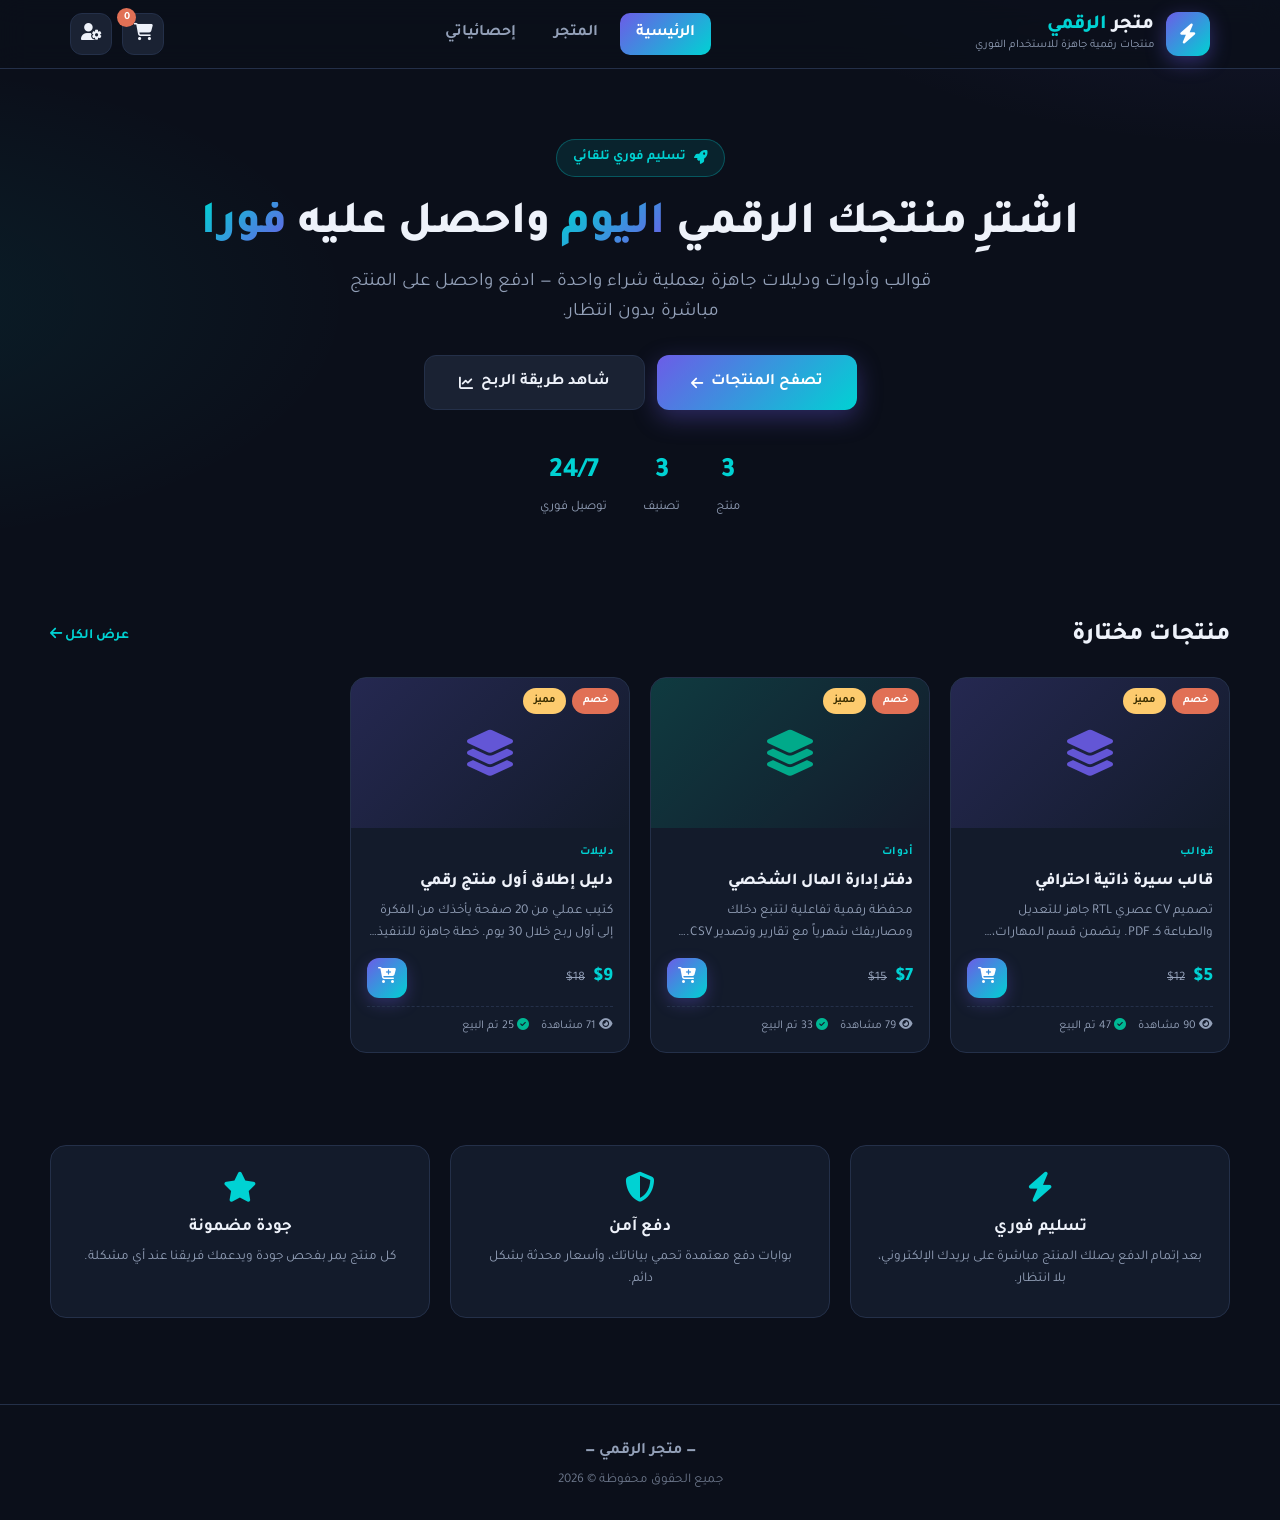
<file: index.html>
<!DOCTYPE html>
<html lang="ar" dir="rtl">
<head>
<meta charset="UTF-8">
<meta name="viewport" content="width=device-width, initial-scale=1.0">
<title>متجر الرقمي | منتجات رقمية جاهزة</title>
<meta name="description" content="متجرك المتخصص لبيع المنتجات الرقمية الجاهزة: قوالب، أدوات، دليلات وأكثر.">
<link rel="preconnect" href="https://fonts.googleapis.com">
<link href="https://fonts.googleapis.com/css2?family=Tajawal:wght@400;500;700;800&display=swap" rel="stylesheet">
<link rel="stylesheet" href="https://cdnjs.cloudflare.com/ajax/libs/font-awesome/6.5.1/css/all.min.css">
<link rel="stylesheet" href="css/style.css">
</head>
<body>

<div id="app-loading" class="loading-screen">
  <div class="spinner"></div>
  <p>جار التحميل...</p>
</div>

<header class="site-header" id="siteHeader">
  <div class="container header-inner">
    <div class="logo" onclick="navigate('home')">
      <div class="logo-icon"><i class="fa-solid fa-bolt"></i></div>
      <div class="logo-text">
        <h1>متجر <span id="siteNameLogo">الرقمي</span></h1>
        <small id="siteTaglineLogo">منتجات رقمية جاهزة للاستخدام الفوري</small>
      </div>
    </div>
    <nav class="main-nav" id="mainNav">
      <a href="#" onclick="navigate('home'); return false;" class="nav-link active" data-nav="home">الرئيسية</a>
      <a href="#" onclick="navigate('store'); return false;" class="nav-link" data-nav="store">المتجر</a>
      <a href="#" onclick="navigate('stats'); return false;" class="nav-link" data-nav="stats">إحصائياتي</a>
    </nav>
    <div class="header-actions">
      <button class="cart-btn" onclick="toggleCart()" aria-label="سلة المشتريات">
        <i class="fa-solid fa-cart-shopping"></i>
        <span class="cart-count" id="cartCount">0</span>
      </button>
      <button class="admin-btn" onclick="navigate('admin')" aria-label="لوحة التحكم">
        <i class="fa-solid fa-user-gear"></i>
      </button>
      <button class="menu-toggle" id="menuToggle" onclick="toggleMobileNav()" aria-label="القائمة">
        <i class="fa-solid fa-bars"></i>
      </button>
    </div>
  </div>
</header>

<main id="mainContent">

  <!-- ============ HOME PAGE ============ -->
  <section id="page-home" class="page">
    <div class="hero">
      <div class="container">
        <div class="hero-content">
          <div class="hero-badge"><i class="fa-solid fa-rocket"></i> تسليم فوري تلقائي</div>
          <h1 class="hero-title">اشترِ منتجك الرقمي <span>اليوم</span> واحصل عليه <span>فوراً</span></h1>
          <p class="hero-subtitle" id="heroSubtitle">قوالب وأدوات ودليلات جاهزة بعملية شراء واحدة — ادفع واحصل على المنتج مباشرة بدون انتظار.</p>
          <div class="hero-actions">
            <a href="#" class="btn btn-primary btn-lg" onclick="navigate('store'); return false;">تصفح المنتجات <i class="fa-solid fa-arrow-left"></i></a>
            <a href="#" class="btn btn-ghost btn-lg" onclick="navigate('stats'); return false;">شاهد طريقة الربح <i class="fa-solid fa-chart-line"></i></a>
          </div>
          <div class="hero-stats">
            <div><strong id="heroProdCount">0</strong><span>منتج</span></div>
            <div><strong id="heroCatCount">0</strong><span>تصنيف</span></div>
            <div><strong>24/7</strong><span>توصيل فوري</span></div>
          </div>
        </div>
      </div>
    </div>

    <div class="container section">
      <div class="section-head">
        <h2>منتجات مختارة</h2>
        <a href="#" onclick="navigate('store'); return false;">عرض الكل <i class="fa-solid fa-arrow-left"></i></a>
      </div>
      <div id="homeProducts" class="products-grid"></div>
    </div>

    <div class="container section">
      <div class="features">
        <div class="feature-card">
          <i class="fa-solid fa-bolt"></i>
          <h3>تسليم فوري</h3>
          <p>بعد إتمام الدفع يصلك المنتج مباشرة على بريدك الإلكتروني، بلا انتظار.</p>
        </div>
        <div class="feature-card">
          <i class="fa-solid fa-shield-halved"></i>
          <h3>دفع آمن</h3>
          <p>بوابات دفع معتمدة تحمي بياناتك، وأسعار محدثة بشكل دائم.</p>
        </div>
        <div class="feature-card">
          <i class="fa-solid fa-star"></i>
          <h3>جودة مضمونة</h3>
          <p>كل منتج يمر بفحص جودة ويدعمك فريقنا عند أي مشكلة.</p>
        </div>
      </div>
    </div>
  </section>

  <!-- ============ STORE PAGE ============ -->
  <section id="page-store" class="page" style="display:none">
    <div class="container section">
      <div class="page-title">
        <h2>المتجر</h2>
        <p>اختر المنتج وأضفه إلى السلة ثم أكمل الدفع.</p>
      </div>

      <div class="store-toolbar">
        <div class="search-box">
          <i class="fa-solid fa-magnifying-glass"></i>
          <input type="text" id="searchInput" placeholder="ابحث عن منتج..." oninput="filterProducts()">
        </div>
        <select id="categoryFilter" class="category-filter" onchange="filterProducts()">
          <option value="">كل التصنيفات</option>
        </select>
        <select id="sortFilter" class="category-filter" onchange="filterProducts()">
          <option value="featured">الأكثر تميزاً</option>
          <option value="price-asc">السعر: من الأقل</option>
          <option value="price-desc">السعر: من الأعلى</option>
          <option value="newest">الأحدث</option>
        </select>
      </div>

      <div id="storeProducts" class="products-grid"></div>
      <div id="noResults" class="no-results" style="display:none">
        <i class="fa-solid fa-box-open"></i>
        <p>لا توجد منتجات مطابقة لبحثك.</p>
      </div>
    </div>
  </section>

  <!-- ============ STATS PAGE (owner revenue) ============ -->
  <section id="page-stats" class="page" style="display:none">
    <div class="container section">
      <div class="page-title">
        <h2>إحصائياتي</h2>
        <p>تابع عوائد متجرك ومبيعاتك من هنا.</p>
      </div>
      <div class="stats-grid">
        <div class="stat-card">
          <div class="stat-icon"><i class="fa-solid fa-sack-dollar"></i></div>
          <div class="stat-num" id="statRevenue">0</div>
          <div class="stat-label">إجمالي العوائد</div>
        </div>
        <div class="stat-card">
          <div class="stat-icon"><i class="fa-solid fa-cart-shopping"></i></div>
          <div class="stat-num" id="statOrders">0</div>
          <div class="stat-label">عدد الطلبات</div>
        </div>
        <div class="stat-card">
          <div class="stat-icon"><i class="fa-solid fa-cube"></i></div>
          <div class="stat-num" id="statProducts">0</div>
          <div class="stat-label">المنتجات</div>
        </div>
        <div class="stat-card">
          <div class="stat-icon"><i class="fa-solid fa-users"></i></div>
          <div class="stat-num" id="statCustomers">0</div>
          <div class="stat-label">عملاء</div>
        </div>
      </div>

      <div class="chart-card">
        <h3>المبيعات حسب المنتج</h3>
        <div id="productSalesChart" class="sales-chart"></div>
      </div>

      <div class="table-card">
        <h3>آخر الطلبات</h3>
        <div class="table-wrap">
          <table id="ordersTable">
            <thead>
              <tr><th>#</th><th>التاريخ</th><th>المنتج</th><th>الكمية</th><th>المبلغ</th><th>الحالة</th></tr>
            </thead>
            <tbody></tbody>
          </table>
        </div>
      </div>
    </div>
  </section>

  <!-- ============ ADMIN PAGE ============ -->
  <section id="page-admin" class="page" style="display:none">
    <div id="adminLogin" class="container section">
      <div class="login-card">
        <i class="fa-solid fa-user-gear"></i>
        <h2>لوحة التحكم</h2>
        <p>أدخل رمز الحماية للوصول إلى إدارة المتجر.</p>
        <form onsubmit="adminLogin(event)">
          <input type="password" id="adminPinInput" placeholder="رمز الحماية" autocomplete="off">
          <button type="submit" class="btn btn-primary btn-block">دخول</button>
        </form>
        <button class="btn btn-ghost btn-block" onclick="useDefaultPin()">استخدام الرمز الافتراضي</button>
      </div>
    </div>

    <div id="adminPanel" class="container section" style="display:none">
      <div class="admin-head">
        <h2>لوحة تحكم المتجر</h2>
        <button class="btn btn-danger btn-sm" onclick="adminLogout()"><i class="fa-solid fa-right-from-bracket"></i> خروج</button>
      </div>

      <div class="admin-tabs">
        <button class="tab-btn active" data-tab="products" onclick="switchAdminTab('products')"><i class="fa-solid fa-cube"></i> المنتجات</button>
        <button class="tab-btn" data-tab="orders" onclick="switchAdminTab('orders')"><i class="fa-solid fa-receipt"></i> الطلبات</button>
        <button class="tab-btn" data-tab="settings" onclick="switchAdminTab('settings')"><i class="fa-solid fa-gear"></i> الإعدادات</button>
        <button class="tab-btn" data-tab="guide" onclick="switchAdminTab('guide')"><i class="fa-solid fa-circle-info"></i> دليل الربح</button>
      </div>

      <!-- Products tab -->
      <div id="tab-products" class="admin-tab-content">
        <div class="admin-actions">
          <button class="btn btn-primary" onclick="openProductModal()"><i class="fa-solid fa-plus"></i> منتج جديد</button>
        </div>
        <div class="admin-products-list" id="adminProductsList"></div>
      </div>

      <!-- Orders tab -->
      <div id="tab-orders" class="admin-tab-content" style="display:none">
        <div class="admin-actions">
          <button class="btn btn-ghost" onclick="exportOrdersCSV()"><i class="fa-solid fa-file-csv"></i> تصدير CSV</button>
          <button class="btn btn-ghost" onclick="clearOrders()"><i class="fa-solid fa-trash-can"></i> مسح الطلبات</button>
        </div>
        <div class="table-wrap">
          <table id="adminOrdersTable">
            <thead><tr><th>#</th><th>التاريخ</th><th>العميل</th><th>المنتج</th><th>الكمية</th><th>المبلغ</th><th>الحالة</th><th></th></tr></thead>
            <tbody></tbody>
          </table>
        </div>
      </div>

      <!-- Settings tab -->
      <div id="tab-settings" class="admin-tab-content" style="display:none">
        <form id="settingsForm" class="settings-form">
          <h3>إعدادات المتجر</h3>
          <div class="form-row">
            <label>اسم المتجر</label>
            <input type="text" id="setStoreName" placeholder="متجر الرقمي">
          </div>
          <div class="form-row">
            <label>الشعار / الوصف القصير</label>
            <input type="text" id="setTagline" placeholder="منتجات رقمية جاهزة للاستخدام الفوري">
          </div>
          <div class="form-row">
            <label>نص الواجهة الرئيسية</label>
            <input type="text" id="setHeroSub" placeholder="جملة تسويقية جذابة تظهر في الصفحة الرئيسية">
          </div>
          <div class="form-row">
            <label>العملة</label>
            <select id="setCurrency">
              <option value="$">دولار $</option>
              <option value="€">يورو €</option>
              <option value="د.أ">دينار أردني</option>
              <option value="ل.س">ليرة سورية</option>
              <option value="ج.م">جنيه مصري</option>
              <option value="د.إ">درهم إماراتي</option>
              <option value="ر.س">ريال سعودي</option>
              <option value="د.ك">دينار كويتي</option>
              <option value="ب.د">دينار بحريني</option>
              <option value="ر.ق">ريال قطري</option>
              <option value="ر.ع">ريال عماني</option>
              <option value="₪">شيكل</option>
            </select>
          </div>
          <div class="form-row">
            <label>رقم واتساب التوصيل اليدوي (اختياري)</label>
            <input type="text" id="setWhatsapp" placeholder="+9627XXXXXXXX — يستقبل إشعارات الطلبات">
          </div>
          <div class="form-row">
            <label>تيليجرام — رمز البوت (Bot Token) — الإشعار التلقائي لكل طلب</label>
            <input type="text" id="setTelegramBotToken" placeholder="1234567890:AAH... — أنشئه مجاناً من @BotFather">
          </div>
          <div class="form-row">
            <label>تيليجرام — رقم الدردشة (Chat ID) — مكان استقبال إشعارات الطلبات</label>
            <input type="text" id="setTelegramChatId" placeholder="احصل عليه من @userinfobot أو أضف بوتك لمجموعة وخذ ID المجموعة">
          </div>
          <div class="form-row">
            <label>رمز الحماية (تغيير كلمة سر لوحة التحكم)</label>
            <input type="text" id="setAdminPin" placeholder="رمز جديد (استخدم أرقام أو حروف)">
          </div>
          <div class="form-row">
            <label>رابط صفحة الدفع الخاص بك (Stripe Payment Link)</label>
            <input type="text" id="setPaymentLink" placeholder="https://buy.stripe.com/... — يُفتح عند إتمام الطلب">
          </div>
          <div class="form-row-check">
            <button type="button" class="btn btn-ghost" onclick="testTelegram()"><i class="fa-brands fa-telegram"></i> إرسال طلب تجريبي لتيليجرام</button>
          </div>
          <button type="submit" class="btn btn-primary">حفظ الإعدادات</button>
        </form>
      </div>

      <!-- Guide tab -->
      <div id="tab-guide" class="admin-tab-content" style="display:none">
        <div class="guide-box">
          <h3><i class="fa-solid fa-money-bill-trend-up"></i> كيف تحقق دخل من متجرك الرقمي</h3>
          <ol>
            <li><strong>اضبط المتجر:</strong> غيّر اسم المتجر والعملة وحتى رمز الحماية من تبويب «الإعدادات».</li>
            <li><strong>فعّل التنبيه التلقائي (يشتغل لحاله):</strong> أنشئ بوت مجاني من <code>@BotFather</code> في تيليجرام، خذ الرمز (Token) وضعه في «الإعدادات» مع معرف الدردشة (Chat ID) من <code>@userinfobot</code>، ثم اضغط «إرسال طلب تجريبي». من هاللحظة كل طلب يوصلك إشعار فوري بدون أي تدخل منك.</li>
            <li><strong>أضف منتجاتك:</strong> من تبويب «المنتجات» أضف منتجاً رقمياً (قالب، دليل، ستور، بوت...) مع سعره، وارفع ملفه في مكان مجاني وضع <strong>رابط التحميل</strong> في المنتج — هكذا يصـل للعميل فوراً وتسليم ذاتي بالكامل.</li>
            <li><strong>فعّل استلام الأموال:</strong> أنشئ <em>Stripe Payment Link</em> لبضعة دقائق مجاناً من <code>stripe.com</code> (أو PayPal.me) وضعه في إعدادات الدفع أو داخل كل منتج — الأموال تنزل مباشرة لحسابك.</li>
            <li><strong>أو استقبل عبر واتساب:</strong> ضع رقمك في الإعدادات ليصلك طلب كل عميل مباشرة وتسلّمه بنفسك.</li>
            <li><strong>انشر المتجر:</strong> متجرك شغّال الآن على الرابط — انشره على وسائل التواصل واطلب من العملاء الشراء مباشرة.</li>
          </ol>
          <div class="guide-note">
            <i class="fa-solid fa-lightbulb"></i>
            أفضل المنتجات الرقمية للبداية: قوالب سيرة ذاتية، تغطيات سوشيال ميديا، باقات تفعيل، ملفات جاهزة، بوتات تيليجرام، ودورات مصغرة.
          </div>
        </div>
      </div>
    </div>

    <!-- Product modal -->
    <div id="productModal" class="modal-overlay" style="display:none">
      <div class="modal">
        <div class="modal-head">
          <h3 id="productModalTitle">منتج جديد</h3>
          <button class="modal-close" onclick="closeProductModal()"><i class="fa-solid fa-xmark"></i></button>
        </div>
        <form id="productForm" class="product-form" onsubmit="saveProduct(event)">
          <input type="hidden" id="pfId">
          <div class="form-row">
            <label>اسم المنتج *</label>
            <input type="text" id="pfName" required placeholder="مثال: قالب سيرة ذاتية احترافي">
          </div>
          <div class="form-row">
            <label>الوصف</label>
            <textarea id="pfDesc" rows="3" placeholder="وصف موجز مقنع للمنتج"></textarea>
          </div>
          <div class="form-row">
            <label>السعر</label>
            <input type="number" id="pfPrice" min="0" step="0.01" value="0" required>
          </div>
          <div class="form-row">
            <label>السعر قبل الخصم (اختياري — يظهر كسعر مخفوض)</label>
            <input type="number" id="pfOldPrice" min="0" step="0.01" placeholder="اتركه فارغاً إن لا يوجد">
          </div>
          <div class="form-row">
            <label>التصنيف</label>
            <input type="text" id="pfCategory" placeholder="قوالب، أدوات، دليلات...">
          </div>
          <div class="form-row">
            <label>صورة المنتج — رابط أو ارفع صورة</label>
            <input type="text" id="pfImageUrl" placeholder="https://... أو اتركه فارغاً لاستخدام الأيقونة">
            <input type="file" id="pfImageFile" accept="image/*" onchange="readImage(this)">
          </div>
          <div class="form-row">
            <label>لون التمييز (اختياري)</label>
            <input type="color" id="pfColor" value="#6c5ce7">
          </div>
          <div class="form-row">
            <label>رابط الدفع لهذا المنتج (Stripe/PayPal)</label>
            <input type="text" id="pfPayLink" placeholder="اتركه فارغاً لاستخدام رابط الدفع العام">
          </div>
          <div class="form-row">
            <label>رابط تحميل المنتج (يظهر للعميل فور إتمام الطلب — تسليم ذاتي يشغل نفسه)</label>
            <input type="text" id="pfFileUrl" placeholder="https://... ملف المنتج (Drive/Dropbox/مباشر)">
            <small class="field-hint"><i class="fa-solid fa-lightbulb"></i> ارفع ملفك في مكان مجاني وضع الرابط هنا ليصـل المنتج للعميل فوراً بدون تدخل منك.</small>
          </div>
          <div class="form-row-check">
            <label><input type="checkbox" id="pfFeatured" checked> منتج مميز (يظهر في الرئيسية)</label>
            <label><input type="checkbox" id="pfActive" checked> متاح للبيع</label>
          </div>
          <div class="modal-actions">
            <button type="button" class="btn btn-danger" id="pfDeleteBtn" onclick="deleteCurrentProduct()"><i class="fa-solid fa-trash-can"></i> حذف</button>
            <button type="submit" class="btn btn-primary"><i class="fa-solid fa-floppy-disk"></i> حفظ</button>
          </div>
        </form>
      </div>
    </div>

    <!-- Preview modal -->
    <div id="previewModal" class="modal-overlay" style="display:none" onclick="closePreview()">
      <div class="modal product-preview" onclick="event.stopPropagation()">
        <button class="modal-close" onclick="closePreview()"><i class="fa-solid fa-xmark"></i></button>
        <div id="previewBody"></div>
      </div>
    </div>
  </section>
</main>

<footer class="site-footer">
  <div class="container">
    <p id="footerName">— متجر المنتجات الرقمية —</p>
    <small>جميع الحقوق محفوظة © <span id="footerYear"></span></small>
  </div>
</footer>

<!-- ============ CART DRAWER ============ -->
<div id="cartOverlay" class="cart-overlay" onclick="closeCart()"></div>
<aside id="cartDrawer" class="cart-drawer">
  <div class="cart-head">
    <h3><i class="fa-solid fa-cart-shopping"></i> سلة المشتريات</h3>
    <button onclick="closeCart()" aria-label="إغلاق"><i class="fa-solid fa-xmark"></i></button>
  </div>
  <div id="cartItems" class="cart-items"></div>
  <div class="cart-foot">
    <div class="cart-total">
      <span>الإجمالي</span>
      <strong id="cartTotal">0</strong>
    </div>
    <button class="btn btn-primary btn-block" onclick="checkout()">
      <i class="fa-solid fa-credit-card"></i> إتمام الطلب
    </button>
    <small class="cart-note"><i class="fa-solid fa-info-circle"></i> بعد إتمام الدفع يصلك المنتج فوراً عبر بريدك أو واتساب.</small>
  </div>
</aside>

<!-- ============ CHECKOUT MODAL ============ -->
<div id="checkoutModal" class="modal-overlay" style="display:none">
  <div class="modal checkout-modal">
    <div class="modal-head">
      <h3>إتمام الطلب</h3>
      <button class="modal-close" onclick="closeCheckout()"><i class="fa-solid fa-xmark"></i></button>
    </div>
    <form id="checkoutForm" onsubmit="completeOrder(event)">
      <div class="form-row">
        <label>اسمك الكامل *</label>
        <input type="text" id="coName" required placeholder="اكتب اسمك">
      </div>
      <div class="form-row">
        <label>بريدك الإلكتروني *</label>
        <input type="email" id="coEmail" required placeholder="يُرسل المنتج إلى هذا البريد">
      </div>
      <div class="form-row">
        <label>رقم واتساب (اختياري — لتسليم أسهل)</label>
        <input type="tel" id="coPhone" placeholder="+962...">
      </div>
      <div id="checkoutItems" class="checkout-items"></div>
      <div class="cart-total checkout-total">
        <span>الإجمالي</span>
        <strong id="checkoutTotal">0</strong>
      </div>
      <button type="submit" class="btn btn-primary btn-block btn-lg">
        <i class="fa-solid fa-shield-halved"></i> ادفع الآن
      </button>
      <small class="cart-note">الدفع يتم عبر بوابة دفع آمنة. سيُعاد توجيهك إلى صفحة الدفع فوراً.</small>
    </form>
  </div>
</div>

<!-- Toast -->
<div id="toast" class="toast"></div>

<!-- Success modal -->
<div id="successModal" class="modal-overlay" style="display:none">
  <div class="modal product-preview">
    <button class="modal-close" onclick="closeSuccessModal()"><i class="fa-solid fa-xmark"></i></button>
    <div id="successBody"></div>
  </div>
</div>

<script src="js/store.js"></script>
<script src="js/app.js"></script>
<script src="js/admin.js"></script>
</body>
</html>
</file>
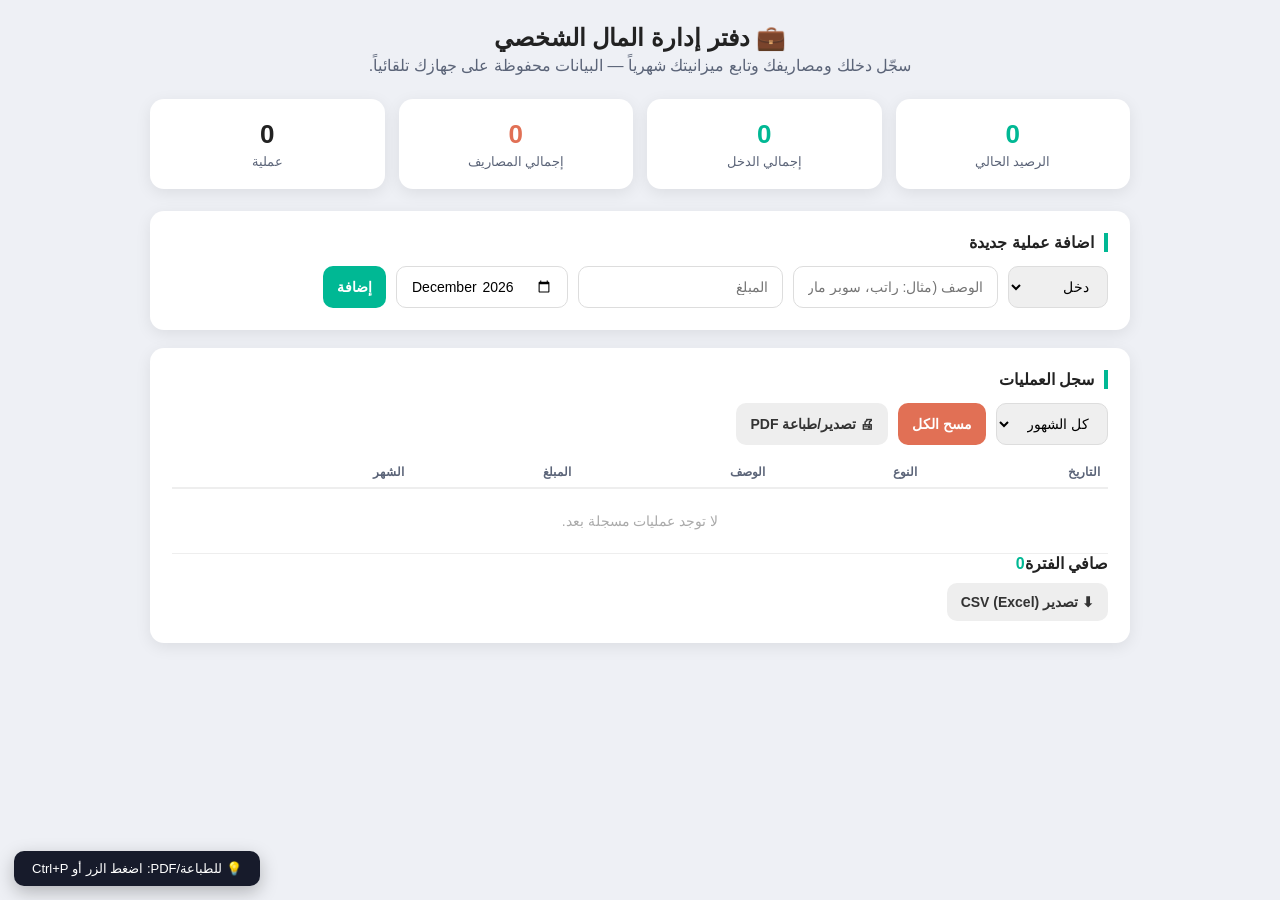
<file: products/budget-tracker.html>
<!DOCTYPE html>
<html lang="ar" dir="rtl">
<head>
<meta charset="UTF-8">
<meta name="viewport" content="width=device-width, initial-scale=1.0">
<title>دفتر إدارة المال الشخصي</title>
<style>
  :root { --green:#00b894; --dark:#171b2b; --muted:#5b6478; }
  * { margin:0; padding:0; box-sizing:border-box; }
  body { font-family:'Segoe UI', Tahoma, Arial, sans-serif; background:#eef0f5; color:#222; padding:24px; }
  .wrap { max-width:980px; margin:0 auto; }
  h1 { font-size:24px; text-align:center; margin-bottom:4px; }
  .sub { text-align:center; color:var(--muted); margin-bottom:24px; }
  .cards { display:grid; grid-template-columns:repeat(auto-fit,minmax(200px,1fr)); gap:14px; margin-bottom:22px; }
  .card { background:#fff; border-radius:14px; padding:20px; box-shadow:0 4px 16px rgba(0,0,0,.08); text-align:center; }
  .card .big { font-size:26px; font-weight:800; }
  .card .lbl { font-size:12.5px; color:var(--muted); margin-top:4px; }
  .balance.big { color:var(--green); }
  .panel { background:#fff; border-radius:14px; padding:22px; box-shadow:0 4px 16px rgba(0,0,0,.08); margin-bottom:18px; }
  .panel h2 { font-size:16px; margin-bottom:14px; border-inline-start:4px solid var(--green); padding-inline-start:10px; }
  .row { display:flex; gap:10px; flex-wrap:wrap; }
  input, select, button { padding:11px 14px; border:1px solid #ddd; border-radius:10px; font-size:14px; font-family:inherit; }
  input:focus, select:focus { outline:none; border-color:var(--green); }
  button { background:var(--green); color:#fff; border:none; font-weight:700; cursor:pointer; }
  button.ghost { background:#eee; color:#333; }
  .btn-danger { background:#e17055; }
  table { width:100%; border-collapse:collapse; font-size:14px; }
  th { color:var(--muted); font-size:12px; text-align:start; border-bottom:2px solid #eee; padding:8px; }
  td { padding:10px 8px; border-bottom:1px solid #eee; }
  tr:hover td { background:#fafbfd; }
  .income { color:var(--green); font-weight:700; }
  .expense { color:#e17055; font-weight:700; }
  .sum { font-weight:700; }
  .empty { text-align:center; color:#aaa; padding:24px; }
  .print-tip { position:fixed; bottom:14px; inset-inline-end:14px; background:#171b2b; color:#fff; padding:10px 18px; border-radius:10px; font-size:13px; box-shadow:0 6px 18px rgba(0,0,0,.25); }
  .export { margin-top:10px; }
  @media print { body { background:#fff; padding:0; } .panel { box-shadow:none; } .no-print { display:none !important; } }
</style>
</head>
<body>
<div class="wrap">
  <h1>💼 دفتر إدارة المال الشخصي</h1>
  <p class="sub">سجّل دخلك ومصاريفك وتابع ميزانيتك شهرياً — البيانات محفوظة على جهازك تلقائياً.</p>

  <div class="cards">
    <div class="card"><div class="big balance" id="cBalance">0</div><div class="lbl">الرصيد الحالي</div></div>
    <div class="card"><div class="big" id="cIncome" style="color:var(--green)">0</div><div class="lbl">إجمالي الدخل</div></div>
    <div class="card"><div class="big" id="cExpense" style="color:#e17055">0</div><div class="lbl">إجمالي المصاريف</div></div>
    <div class="card"><div class="big" id="cCount">0</div><div class="lbl">عملية</div></div>
  </div>

  <div class="panel">
    <h2>اضافة عملية جديدة</h2>
    <div class="row">
      <select id="fType"><option value="income">دخل</option><option value="expense">مصروف</option></select>
      <input type="text" id="fDesc" placeholder="الوصف (مثال: راتب، سوبر ماركت)">
      <input type="number" id="fAmount" placeholder="المبلغ" min="0" step="0.01">
      <input type="month" id="fMonth">
      <button onclick="addTx()">إضافة</button>
    </div>
  </div>

  <div class="panel">
    <h2>سجل العمليات</h2>
    <div class="row no-print" style="margin-bottom:12px">
      <select id="fFilterMonth" onchange="render()"><option value="">كل الشهور</option></select>
      <button class="ghost" onclick="clearAll()" style="background:#e17055;color:#fff">مسح الكل</button>
      <button class="ghost" onclick="window.print()">🖨 تصدير/طباعة PDF</button>
    </div>
    <table>
      <thead><tr><th>التاريخ</th><th>النوع</th><th>الوصف</th><th>المبلغ</th><th>الشهر</th><th></th></tr></thead>
      <tbody id="tbody"></tbody>
    </table>
    <div id="footRow"></div>
    <div class="export"><button class="ghost" onclick="exportCSV()">⬇ تصدير CSV (Excel)</button></div>
  </div>
</div>

<div class="print-tip">💡 للطباعة/PDF: اضغط الزر أو Ctrl+P</div>

<script>
(function(){
  let data;
  function load(){ try{ data = JSON.parse(localStorage.getItem('pft')||'[]'); }catch(e){ data=[]; }
    if(!Array.isArray(data)) data=[]; }
  function save(){ localStorage.setItem('pft', JSON.stringify(data)); }
  var fmt = new Intl.NumberFormat('ar', {maximumFractionDigits:2});

  function monthsList(){
    var out=[], now=new Date();
    for(var i=0;i<24;i++){ var d=new Date(now.getFullYear(), now.getMonth()-i, 1); out.push(d.toISOString().slice(0,7)); }
    return out;
  }
  function monthLabel(m){ var p=m.split('-'); var names=['يناير','فبراير','مارس','أبريل','مايو','يونيو','يوليو','أغسطس','سبتمبر','أكتوبر','نوفمبر','ديسمبر']; return names[+p[1]-1]+' '+p[0]; }

  function seedMonth(){
    var f=document.getElementById('fMonth');
    if(!f.value){ var now=new Date(); f.value=now.toISOString().slice(0,7); }
    var flt=document.getElementById('fFilterMonth');
    if(!flt.querySelector('[value]')){ monthsList().forEach(function(m){ var o=document.createElement('option'); o.value=m; o.textContent=monthLabel(m); flt.appendChild(o); }); }
  }

  function money(n, cls){ var sign = n<0 ? '-' : ''; return '<span class="'+cls+'">'+sign+fmt.format(Math.abs(n))+'</span>'; }

  function render(){
    load(); seedMonth(); renderCards();
    var flt=document.getElementById('fFilterMonth').value;
    var rows = data.filter(function(t){ return !flt || t.m===flt; });
    var tb=document.getElementById('tbody');
    if(!rows.length){ tb.innerHTML='<tr><td colspan="6" class="empty">لا توجد عمليات مسجلة بعد.</td></tr>'; }
    else {
      tb.innerHTML=rows.map(function(t,i){
        return '<tr><td>'+t.d+'</td><td>'+(t.type==='income'?'<span style="color:var(--green)">دخل</span>':'<span style="color:#e17055">مصروف</span>')+'</td><td>'+t.desc+'</td><td class="'+(t.type==='income'?'income':'expense')+'">'+fmt.format(t.amount)+'</td><td>'+monthLabel(t.m)+'</td><td><button class="ghost no-print" onclick="delTx('+i+','+t.unique+')" style="padding:5px 10px;background:#ffe0da;color:#a33">حذف</button></td></tr>';
      }).join('');
    }
    var total=rows.reduce(function(s,t){ return s + (t.type==='income'? t.amount : -t.amount); },0);
    var foot=document.getElementById('footRow');
    foot.innerHTML='<tr><td colspan="4" style="text-align:start"><b>صافي الفترة</b></td><td colspan="2" style="text-align:start"><b>'+money(total, total<0?'expense':'income')+'</b></td></tr>';
  }

  function renderCards(){
    var income=data.filter(function(t){return t.type==='income';}).reduce(function(s,t){return s+t.amount;},0);
    var exp=data.filter(function(t){return t.type==='expense';}).reduce(function(s,t){return s+t.amount;},0);
    document.getElementById('cBalance').textContent=fmt.format(income-exp);
    document.getElementById('cIncome').textContent=fmt.format(income);
    document.getElementById('cExpense').textContent=fmt.format(exp);
    document.getElementById('cCount').textContent=data.length;
  }

  window.addTx=function(){
    var type=document.getElementById('fType').value, desc=document.getElementById('fDesc').value.trim();
    var amount=parseFloat(document.getElementById('fAmount').value);
    var m=document.getElementById('fMonth').value;
    if(!desc || !(amount>0) || !m){ alert('أدخل الوصف والمبلغ والشهر'); return; }
    data.push({unique:Math.floor(Math.random()*1e9), type:type, desc:desc, amount:amount, m:m, d:new Date().toLocaleDateString('ar')});
    save(); document.getElementById('fDesc').value=''; document.getElementById('fAmount').value=''; render();
  };
  window.delTx=function(visibleIdx, uniq){
    var flt=document.getElementById('fFilterMonth').value;
    var rows=data.filter(function(t){ return !flt || t.m===flt; });
    if(!rows[visibleIdx]) return;
    rows[visibleIdx]._del=1;
    var idx=data.findIndex(function(t){ return t.unique===uniq; });
    if(idx>-1){ data.splice(idx,1); save(); render(); }
  };
  window.clearAll=function(){ if(confirm('حذف كل العمليات؟')){ data=[]; save(); render(); } };
  window.exportCSV=function(){
    var lines=['التاريخ,النوع,الوصف,المبلغ,الشهر'];
    data.forEach(function(t){ lines.push([t.d,t.type==='income'?'دخل':'مصروف',t.desc,t.amount,t.m].join(',')); });
    var blob=new Blob(['\uFEFF'+lines.join('\n')],{type:'text/csv'});
    var a=document.createElement('a'); a.href=URL.createObjectURL(blob); a.download='دفتر-المال.csv'; a.click();
  };
  render();
})();
</script>
</body>
</html>
</file>
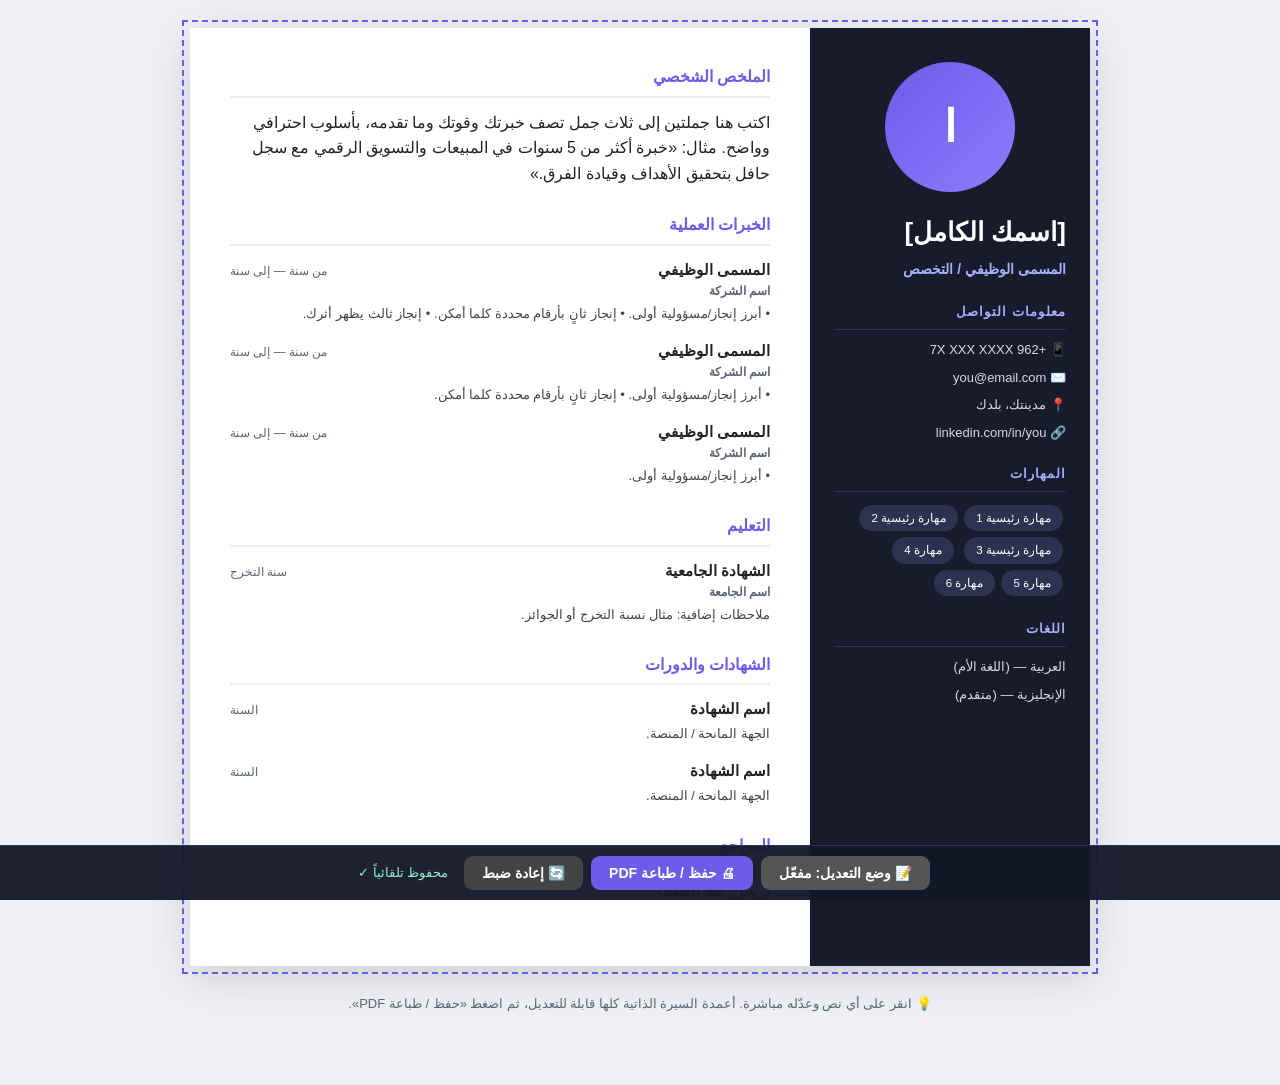
<file: products/cv-template.html>
<!DOCTYPE html>
<html lang="ar" dir="rtl">
<head>
<meta charset="UTF-8">
<meta name="viewport" content="width=device-width, initial-scale=1.0">
<title>سيرة ذاتية احترافية — قابل للتعديل</title>
<style>
  :root { --main:#6c5ce7; --dark:#171b2b; --muted:#5b6478; }
  * { margin:0; padding:0; box-sizing:border-box; }
  body { font-family:'Segoe UI', Tahoma, Arial, sans-serif; background:#eef0f5; color:#222; line-height:1.6; padding-bottom:70px; }
  .page { max-width:900px; margin:28px auto; background:#fff; display:grid; grid-template-columns:280px 1fr; box-shadow:0 10px 40px rgba(0,0,0,.15); }
  .side { background:var(--dark); color:#fff; padding:34px 24px; }
  .side h1 { font-size:26px; margin-bottom:4px; }
  .side .role { color:#a5b0ff; font-weight:600; font-size:14px; margin-bottom:22px; }
  .side h3 { font-size:13px; color:#a5b0ff; margin:20px 0 10px; letter-spacing:1px; text-transform:uppercase; border-bottom:1px solid #2c3350; padding-bottom:6px; }
  .side p, .side li { font-size:13px; color:#d6d9e3; }
  .side ul { list-style:none; }
  .side li { margin-bottom:7px; }
  .side .contact li i { width:18px; display:inline-block; color:#a5b0ff; }
  .side .skills span { display:inline-block; background:#2c3350; color:#fff; padding:4px 12px; border-radius:20px; font-size:11.5px; margin:3px; }
  .main { padding:36px 40px; }
  .main .section { margin-bottom:26px; }
  .main h2 { font-size:16px; color:var(--main); margin-bottom:12px; border-bottom:2px solid #eee; padding-bottom:6px; }
  .entry { margin-bottom:14px; }
  .entry .top { display:flex; justify-content:space-between; align-items:baseline; flex-wrap:wrap; }
  .entry .top b { font-size:15px; }
  .entry .top span { font-size:12px; color:var(--muted); }
  .entry p { font-size:13px; color:#444; margin-top:3px; }
  .avatar { width:130px; height:130px; border-radius:50%; margin:0 auto 20px; background:linear-gradient(135deg,var(--main),#8e7bff); display:grid; place-items:center; font-size:44px; font-weight:800; color:#fff; overflow:hidden; }

  /* edit toolbar */
  .toolbar { position:fixed; bottom:0; inset-inline:0; background:rgba(20,24,42,.96); padding:10px; display:flex; gap:8px; justify-content:center; flex-wrap:wrap; z-index:999; border-top:1px solid #2c3350; }
  .toolbar button { padding:9px 18px; border-radius:9px; border:none; font-size:14px; font-family:inherit; font-weight:700; cursor:pointer; }
  .tb-edit { background:var(--main); color:#fff; }
  .tb-edit.off { background:#555; }
  .tb-print { background:var(--main); color:#fff; }
  .tb-reset { background:#444; color:#fff; }
  .tb-status { color:#8ef0d0; font-size:13px; align-self:center; padding:0 8px; }
  .edit-hint { text-align:center; color:var(--muted); font-size:13px; margin-top:14px; }

  /* editable state */
  [contenteditable="true"] { outline:none; }
  [contenteditable="true"] *:hover { cursor:text; }
  body.editing .page { outline:2px dashed var(--main); outline-offset:6px; }
  ::selection { background:#c3bdf9; }

  @media print { body { background:#fff; padding:0; } .page { box-shadow:none; margin:0; width:100%; outline:none !important; } .toolbar, .edit-hint, .print-tip { display:none !important; } }
  @media (max-width:760px){ .page { grid-template-columns:1fr; } }
</style>
</head>
<body class="editing">

<div class="toolbar">
  <button class="tb-edit off" id="btnEdit" onclick="toggleEdit()">📝 وضع التعديل: مفعّل</button>
  <button class="tb-print" onclick="window.print()">🖨 حفظ / طباعة PDF</button>
  <button class="tb-reset" onclick="resetCV()">🔄 إعادة ضبط</button>
  <span class="tb-status" id="saveStatus">محفوظ تلقائياً ✓</span>
</div>

<div class="page" id="cvPage" contenteditable="true" spellcheck="false">
  <aside class="side">
    <div class="avatar">ا</div>
    <h1>[اسمك الكامل]</h1>
    <div class="role">المسمى الوظيفي / التخصص</div>

    <h3>معلومات التواصل</h3>
    <ul class="contact">
      <li>📱 +962 7X XXX XXXX</li>
      <li>✉️ you@email.com</li>
      <li>📍 مدينتك، بلدك</li>
      <li>🔗 linkedin.com/in/you</li>
    </ul>

    <h3>المهارات</h3>
    <div class="skills">
      <span>مهارة رئيسية 1</span><span>مهارة رئيسية 2</span><span>مهارة رئيسية 3</span>
      <span>مهارة 4</span><span>مهارة 5</span><span>مهارة 6</span>
    </div>

    <h3>اللغات</h3>
    <ul>
      <li>العربية — (اللغة الأم)</li>
      <li>الإنجليزية — (متقدم)</li>
    </ul>
  </aside>

  <main class="main">
    <div class="section">
      <h2>الملخص الشخصي</h2>
      <p>اكتب هنا جملتين إلى ثلاث جمل تصف خبرتك وقوتك وما تقدمه، بأسلوب احترافي وواضح. مثال: «خبرة أكثر من 5 سنوات في المبيعات والتسويق الرقمي مع سجل حافل بتحقيق الأهداف وقيادة الفرق.»</p>
    </div>

    <div class="section">
      <h2>الخبرات العملية</h2>
      <div class="entry">
        <div class="top"><b>المسمى الوظيفي</b><span>من سنة — إلى سنة</span></div>
        <div class="top"><span style="font-weight:600">اسم الشركة</span></div>
        <p>• أبرز إنجاز/مسؤولية أولى. • إنجاز ثانٍ بأرقام محددة كلما أمكن. • إنجاز ثالث يظهر أثرك.</p>
      </div>
      <div class="entry">
        <div class="top"><b>المسمى الوظيفي</b><span>من سنة — إلى سنة</span></div>
        <div class="top"><span style="font-weight:600">اسم الشركة</span></div>
        <p>• أبرز إنجاز/مسؤولية أولى. • إنجاز ثانٍ بأرقام محددة كلما أمكن.</p>
      </div>
      <div class="entry">
        <div class="top"><b>المسمى الوظيفي</b><span>من سنة — إلى سنة</span></div>
        <div class="top"><span style="font-weight:600">اسم الشركة</span></div>
        <p>• أبرز إنجاز/مسؤولية أولى.</p>
      </div>
    </div>

    <div class="section">
      <h2>التعليم</h2>
      <div class="entry">
        <div class="top"><b>الشهادة الجامعية</b><span>سنة التخرج</span></div>
        <div class="top"><span style="font-weight:600">اسم الجامعة</span></div>
        <p>ملاحظات إضافية: مثال نسبة التخرج أو الجوائز.</p>
      </div>
    </div>

    <div class="section">
      <h2>الشهادات والدورات</h2>
      <div class="entry">
        <div class="top"><b>اسم الشهادة</b><span>السنة</span></div>
        <p>الجهة المانحة / المنصة.</p>
      </div>
      <div class="entry">
        <div class="top"><b>اسم الشهادة</b><span>السنة</span></div>
        <p>الجهة المانحة / المنصة.</p>
      </div>
    </div>

    <div class="section">
      <h2>المراجع</h2>
      <p>تُرسل عند الطلب.</p>
    </div>
  </main>
</div>

<p class="edit-hint">💡 انقر على أي نص وعدّله مباشرة. أعمدة السيرة الذاتية كلها قابلة للتعديل، ثم اضغط «حفظ / طباعة PDF».</p>

<script>
(function(){
  var KEY = 'cv-template-content-v1';
  var page = document.getElementById('cvPage');
  var status = document.getElementById('saveStatus');
  var btnEdit = document.getElementById('btnEdit');
  var saveTimer;

  function load(){
    var saved = null;
    try { saved = localStorage.getItem(KEY); } catch(e){}
    if(saved){ page.innerHTML = saved; status.textContent = 'تم تحميل تعديلاتك السابقة ✓'; }
  }

  function save(){
    try { localStorage.setItem(KEY, page.innerHTML); status.textContent = 'محفوظ تلقائياً ✓'; }
    catch(e){ status.textContent = 'تعذّر الحفظ'; }
  }

  page.addEventListener('input', function(){
    status.textContent = 'جارٍ الحفظ...';
    clearTimeout(saveTimer);
    saveTimer = setTimeout(save, 500);
  });

  window.toggleEdit = function(){
    var on = page.getAttribute('contenteditable') === 'true';
    page.setAttribute('contenteditable', on ? 'false' : 'true');
    document.body.classList.toggle('editing', !on);
    btnEdit.textContent = on ? '📝 وضع التعديل: مطفأ' : '📝 وضع التعديل: مفعّل';
    btnEdit.classList.toggle('off', !on);
    if(on) save();
  };

  window.resetCV = function(){
    if(!confirm('إعادة القالب إلى حالته الأصلية؟ ستفقد تعديلاتك.')) return;
    try { localStorage.removeItem(KEY); } catch(e){}
    location.reload();
  };

  load();
})();
</script>
</body>
</html>
</file>
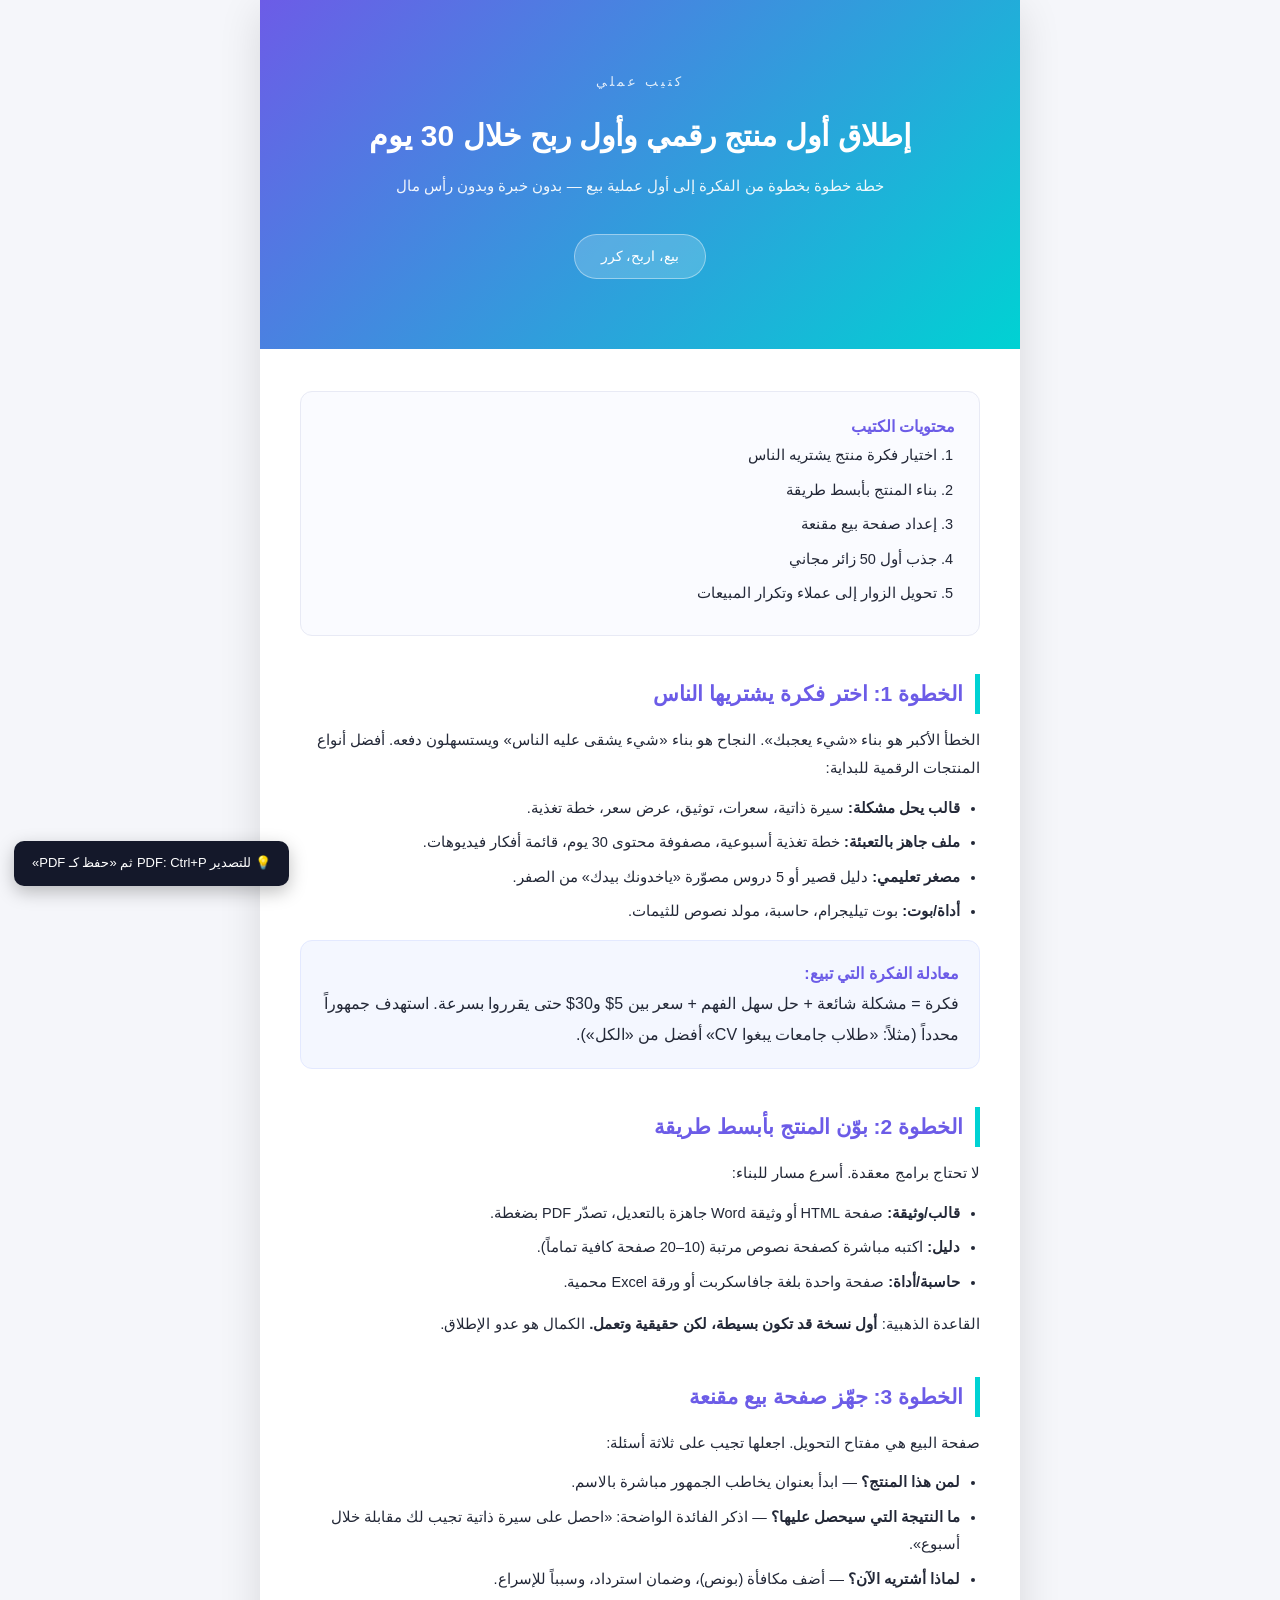
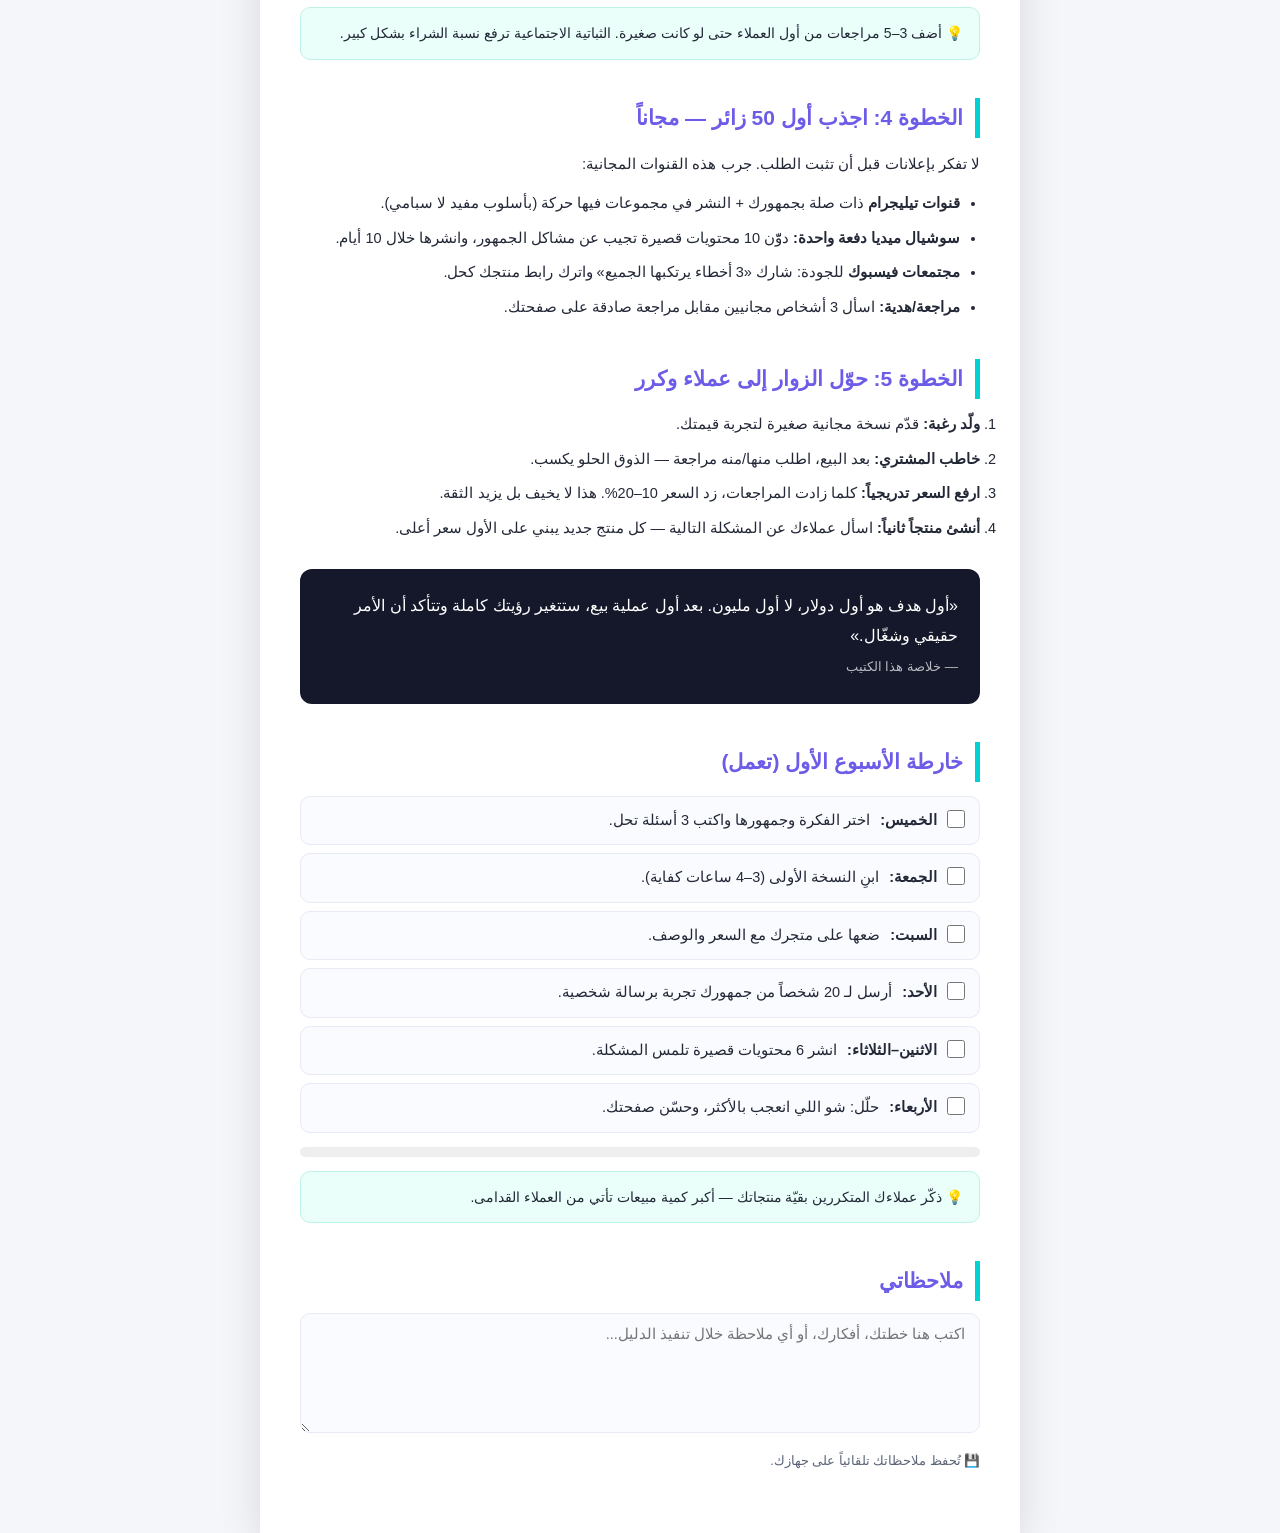
<file: products/launch-guide.html>
<!DOCTYPE html>
<html lang="ar" dir="rtl">
<head>
<meta charset="UTF-8">
<meta name="viewport" content="width=device-width, initial-scale=1.0">
<title>دليل إطلاق أول منتج رقمي</title>
<style>
  :root { --main:#6c5ce7; --acc:#00d2d3; --dark:#14182a; --muted:#5b6478; }
  * { margin:0; padding:0; box-sizing:border-box; }
  body { font-family:'Segoe UI', Tahoma, Arial, sans-serif; background:#f5f6fa; color:#232837; line-height:1.9; }
  .book { max-width:760px; margin:0 auto; background:#fff; box-shadow:0 10px 40px rgba(0,0,0,.12); }
  .cover { background:linear-gradient(135deg,var(--main),var(--acc)); color:#fff; padding:70px 34px; text-align:center; }
  .cover .kicker { letter-spacing:3px; font-size:13px; opacity:.85; }
  .cover h1 { font-size:30px; margin:12px 0 8px; }
  .cover p { font-size:15px; opacity:.92; }
  .cover .price-tag { display:inline-block; margin-top:22px; background:rgba(255,255,255,.18); border:1px solid rgba(255,255,255,.4); padding:8px 26px; border-radius:40px; font-size:14px; }
  .content { padding:42px 40px 60px; }
  .toc { background:#fafbff; border:1px solid #e8eaf5; border-radius:12px; padding:20px 24px; margin-bottom:34px; }
  .toc b { color:var(--main); }
  .toc ol { margin-inline-start:18px; }
  h2 { color:var(--main); font-size:21px; margin:38px 0 12px; border-inline-start:5px solid var(--acc); padding-inline-start:12px; }
  h3 { font-size:16px; margin:22px 0 8px; color:#333c50; }
  p { margin-bottom:12px; font-size:15px; }
  ul { margin:0 20px 14px 0; }
  li { margin-bottom:7px; font-size:14.5px; }
  .step { background:#f4f7ff; border-radius:12px; padding:18px 20px; margin:14px 0; border:1px solid #e3e9ff; }
  .step b { color:var(--main); }
  .quote { background:var(--dark); color:#fff; border-radius:12px; padding:22px; margin:26px 0; }
  .quote small { opacity:.7; }
  .tip { background:#eafffa; border:1px solid #bef3e7; border-radius:10px; padding:12px 16px; font-size:14px; margin:14px 0; }
  .checklist { list-style:none; margin:14px 0; }
  .checklist li { background:#fafbff; border:1px solid #e8eaf5; border-radius:10px; padding:10px 14px; margin-bottom:8px; transition:background .2s; }
  .checklist li label { display:flex; align-items:flex-start; gap:10px; cursor:pointer; font-size:14.5px; }
  .checklist input[type=checkbox] { width:18px; height:18px; accent-color:var(--main); margin-top:3px; flex-shrink:0; }
  .checklist li.done { background:#eafffa; }
  .checklist li.done label { text-decoration:line-through; opacity:.7; }
  .progress { margin:6px 0 4px; background:#eee; border-radius:20px; height:10px; overflow:hidden; }
  .progress span { display:block; height:100%; background:linear-gradient(90deg,var(--main),var(--acc)); transition:width .3s ease; border-radius:20px; }
  textarea { width:100%; min-height:120px; border:1px solid #e8eaf5; border-radius:10px; padding:12px 14px; font-family:inherit; font-size:14.5px; background:#fafbff; color:#333c50; resize:vertical; }
  .note-tip { color:var(--muted); font-size:12.5px; margin-top:6px; }
  .print-tip { position:fixed; bottom:14px; inset-inline-end:14px; background:var(--dark); color:#fff; padding:10px 18px; border-radius:10px; font-size:13px; box-shadow:0 6px 18px rgba(0,0,0,.25); }
  @media print { body{background:#fff} .book{box-shadow:none} .print-tip{display:none} }
</style>
</head>
<body>
<div class="print-tip">💡 للتصدير PDF: Ctrl+P ثم «حفظ كـ PDF»</div>

<div class="book">
  <div class="cover">
    <div class="kicker">كتيب عملي</div>
    <h1>إطلاق أول منتج رقمي وأول ربح خلال 30 يوم</h1>
    <p>خطة خطوة بخطوة من الفكرة إلى أول عملية بيع — بدون خبرة وبدون رأس مال</p>
    <div class="price-tag">بيع، اربح، كرر</div>
  </div>

  <div class="content">
    <div class="toc">
      <b>محتويات الكتيب</b>
      <ol>
        <li>اختيار فكرة منتج يشتريه الناس</li>
        <li>بناء المنتج بأبسط طريقة</li>
        <li>إعداد صفحة بيع مقنعة</li>
        <li>جذب أول 50 زائر مجاني</li>
        <li>تحويل الزوار إلى عملاء وتكرار المبيعات</li>
      </ol>
    </div>

    <h2>الخطوة 1: اختر فكرة يشتريها الناس</h2>
    <p>الخطأ الأكبر هو بناء «شيء يعجبك». النجاح هو بناء «شيء يشقى عليه الناس» ويستسهلون دفعه. أفضل أنواع المنتجات الرقمية للبداية:</p>
    <ul>
      <li><b>قالب يحل مشكلة:</b> سيرة ذاتية، سعرات، توثيق، عرض سعر، خطة تغذية.</li>
      <li><b>ملف جاهز بالتعبئة:</b> خطة تغذية أسبوعية، مصفوفة محتوى 30 يوم، قائمة أفكار فيديوهات.</li>
      <li><b>مصغر تعليمي:</b> دليل قصير أو 5 دروس مصوّرة «ياخدونك بيدك» من الصفر.</li>
      <li><b>أداة/بوت:</b> بوت تيليجرام، حاسبة، مولد نصوص للثيمات.</li>
    </ul>
    <div class="step"><b>معادلة الفكرة التي تبيع:</b><br>فكرة = مشكلة شائعة + حل سهل الفهم + سعر بين 5$ و30$ حتى يقرروا بسرعة. استهدف جمهوراً محدداً (مثلاً: «طلاب جامعات يبغوا CV» أفضل من «الكل»).</div>

    <h2>الخطوة 2: بوّن المنتج بأبسط طريقة</h2>
    <p>لا تحتاج برامج معقدة. أسرع مسار للبناء:</p>
    <ul>
      <li><b>قالب/وثيقة:</b> صفحة HTML أو وثيقة Word جاهزة بالتعديل، تصدّر PDF بضغطة.</li>
      <li><b>دليل:</b> اكتبه مباشرة كصفحة نصوص مرتبة (10–20 صفحة كافية تماماً).</li>
      <li><b>حاسبة/أداة:</b> صفحة واحدة بلغة جافاسكربت أو ورقة Excel محمية.</li>
    </ul>
    <p>القاعدة الذهبية: <b>أول نسخة قد تكون بسيطة، لكن حقيقية وتعمل.</b> الكمال هو عدو الإطلاق.</p>

    <h2>الخطوة 3: جهّز صفحة بيع مقنعة</h2>
    <p>صفحة البيع هي مفتاح التحويل. اجعلها تجيب على ثلاثة أسئلة:</p>
    <ul>
      <li><b>لمن هذا المنتج؟</b> — ابدأ بعنوان يخاطب الجمهور مباشرة بالاسم.</li>
      <li><b>ما النتيجة التي سيحصل عليها؟</b> — اذكر الفائدة الواضحة: «احصل على سيرة ذاتية تجيب لك مقابلة خلال أسبوع».</li>
      <li><b>لماذا أشتريه الآن؟</b> — أضف مكافأة (بونص)، وضمان استرداد، وسبباً للإسراع.</li>
    </ul>
    <div class="tip">💡 أضف 3–5 مراجعات من أول العملاء حتى لو كانت صغيرة. الثباتية الاجتماعية ترفع نسبة الشراء بشكل كبير.</div>

    <h2>الخطوة 4: اجذب أول 50 زائر — مجاناً</h2>
    <p>لا تفكر بإعلانات قبل أن تثبت الطلب. جرب هذه القنوات المجانية:</p>
    <ul>
      <li><b>قنوات تيليجرام</b> ذات صلة بجمهورك + النشر في مجموعات فيها حركة (بأسلوب مفيد لا سبامي).</li>
      <li><b>سوشيال ميديا دفعة واحدة:</b> دوّّن 10 محتويات قصيرة تجيب عن مشاكل الجمهور، وانشرها خلال 10 أيام.</li>
      <li><b>مجتمعات فيسبوك</b> للجودة: شارك «3 أخطاء يرتكبها الجميع» واترك رابط منتجك كحل.</li>
      <li><b>مراجعة/هدية:</b> اسأل 3 أشخاص مجانيين مقابل مراجعة صادقة على صفحتك.</li>
    </ul>

    <h2>الخطوة 5: حوّل الزوار إلى عملاء وكرر</h2>
    <ol>
      <li><b>ولّد رغبة:</b> قدّم نسخة مجانية صغيرة لتجربة قيمتك.</li>
      <li><b>خاطب المشتري:</b> بعد البيع، اطلب منها/منه مراجعة — الذوق الحلو يكسب.</li>
      <li><b>ارفع السعر تدريجياً:</b> كلما زادت المراجعات، زد السعر 10–20%. هذا لا يخيف بل يزيد الثقة.</li>
      <li><b>أنشئ منتجاً ثانياً:</b> اسأل عملاءك عن المشكلة التالية — كل منتج جديد يبني على الأول سعر أعلى.</li>
    </ol>

    <div class="quote">
      «أول هدف هو أول دولار، لا أول مليون. بعد أول عملية بيع، ستتغير رؤيتك كاملة وتتأكد أن الأمر حقيقي وشغّال.»<br>
      <small>— خلاصة هذا الكتيب</small>
    </div>

    <h2>خارطة الأسبوع الأول (تعمل)</h2>
    <ul class="checklist">
      <li><label><input type="checkbox" class="done" data-k="d1"> <b>الخميس:</b> اختر الفكرة وجمهورها واكتب 3 أسئلة تحل.</label></li>
      <li><label><input type="checkbox" class="done" data-k="d2"> <b>الجمعة:</b> ابنِ النسخة الأولى (3–4 ساعات كفاية).</label></li>
      <li><label><input type="checkbox" class="done" data-k="d3"> <b>السبت:</b> ضعها على متجرك مع السعر والوصف.</label></li>
      <li><label><input type="checkbox" class="done" data-k="d4"> <b>الأحد:</b> أرسل لـ 20 شخصاً من جمهورك تجربة برسالة شخصية.</label></li>
      <li><label><input type="checkbox" class="done" data-k="d5"> <b>الاثنين–الثلاثاء:</b> انشر 6 محتويات قصيرة تلمس المشكلة.</label></li>
      <li><label><input type="checkbox" class="done" data-k="d6"> <b>الأربعاء:</b> حلّل: شو اللي انعجب بالأكثر، وحسّن صفحتك.</label></li>
    </ul>
    <div class="progress" id="checkProgress"></div>
    <div class="tip">💡 ذكّر عملاءك المتكررين بقيّة منتجاتك — أكبر كمية مبيعات تأتي من العملاء القدامى.</div>

    <h2>ملاحظاتي</h2>
    <textarea id="notesArea" rows="5" placeholder="اكتب هنا خطتك، أفكارك، أو أي ملاحظة خلال تنفيذ الدليل..."></textarea>
    <div class="note-tip">💾 تُحفظ ملاحظاتك تلقائياً على جهازك.</div>

  </div>
</div>
<script>
(function(){
  var CHECK_KEY = 'launch-guide-checks-v1';
  var NOTES_KEY = 'launch-guide-notes-v1';
  var notesArea = document.getElementById('notesArea');

  function loadChecks(){
    var saved = null;
    try { saved = JSON.parse(localStorage.getItem(CHECK_KEY) || '{}'); } catch(e){ saved = {}; }
    document.querySelectorAll('.checklist input').forEach(function(cb){
      var k = cb.dataset.k;
      cb.checked = !!(saved && saved[k]);
      cb.parentElement.parentElement.classList.toggle('done', cb.checked);
    });
    updateProgress();
  }

  function saveChecks(){
    var saved = {};
    document.querySelectorAll('.checklist input').forEach(function(cb){ saved[cb.dataset.k] = cb.checked; });
    try { localStorage.setItem(CHECK_KEY, JSON.stringify(saved)); } catch(e){}
  }

  function updateProgress(){
    var total = document.querySelectorAll('.checklist input').length;
    var done = document.querySelectorAll('.checklist input:checked').length;
    var bar = document.createElement('span');
    var wrap = document.getElementById('checkProgress');
    wrap.innerHTML = '';
    bar.style.width = (total ? Math.round(done/total*100) : 0) + '%';
    wrap.appendChild(bar);
  }

  document.querySelectorAll('.checklist input').forEach(function(cb){
    cb.addEventListener('change', function(){
      this.parentElement.parentElement.classList.toggle('done', this.checked);
      saveChecks();
      updateProgress();
    });
  });

  if(notesArea){
    try { notesArea.value = localStorage.getItem(NOTES_KEY) || ''; } catch(e){}
    var saveNotesTimer;
    notesArea.addEventListener('input', function(){
      clearTimeout(saveNotesTimer);
      saveNotesTimer = setTimeout(function(){
        try { localStorage.setItem(NOTES_KEY, notesArea.value); } catch(e){}
      }, 500);
    });
  }

  loadChecks();
})();
</script>
</body>
</html>
</file>
<file: css/style.css>
:root {
  --bg: #0b0f1a;
  --bg2: #111726;
  --bg3: #1a2233;
  --card: #131b2b;
  --card2: #182136;
  --border: #243049;
  --text: #eef2fa;
  --muted: #93a0b8;
  --accent: #6c5ce7;
  --accent2: #00d2d3;
  --accent3: #fd79a8;
  --success: #00b894;
  --danger: #e17055;
  --warn: #fdcb6e;
  --shadow: 0 12px 40px rgba(0,0,0,.35);
  --radius: 16px;
  --transition: .25s cubic-bezier(.4,0,.2,1);
}

* { margin:0; padding:0; box-sizing:border-box; }

html { scroll-behavior:smooth; }

body {
  font-family:'Tajawal', system-ui, sans-serif;
  background:
    radial-gradient(1000px 500px at 100% -10%, rgba(108,92,231,.15), transparent 60%),
    radial-gradient(800px 400px at -10% 20%, rgba(0,210,211,.08), transparent 60%),
    var(--bg);
  color:var(--text);
  min-height:100vh;
  line-height:1.6;
}

::-webkit-scrollbar { width:9px; height:9px; }
::-webkit-scrollbar-track { background:var(--bg); }
::-webkit-scrollbar-thumb { background:#2c3a57; border-radius:10px; }
::-webkit-scrollbar-thumb:hover { background:#3a4c70; }

.container { max-width:1180px; margin:0 auto; padding:0 20px; }
a { color:inherit; text-decoration:none; }
button { font-family:inherit; cursor:pointer; }

/* ---------- Loading ---------- */
.loading-screen {
  position:fixed; inset:0; display:flex; flex-direction:column; gap:14px;
  align-items:center; justify-content:center; background:var(--bg); z-index:9999;
}
.loading-screen.hide { opacity:0; pointer-events:none; transition:opacity .4s; }
.spinner {
  width:44px; height:44px; border-radius:50%;
  border:4px solid var(--border);
  border-top-color:var(--accent);
  animation:spin .8s linear infinite;
}
@keyframes spin { to { transform:rotate(360deg); } }

/* ---------- Header ---------- */
.site-header {
  position:sticky; top:0; z-index:100;
  background:rgba(11,15,26,.8);
  backdrop-filter:blur(14px);
  border-bottom:1px solid var(--border);
}
.header-inner { display:flex; align-items:center; justify-content:space-between; gap:16px; padding:12px 20px; }
.logo { display:flex; align-items:center; gap:12px; cursor:pointer; }
.logo-icon {
  width:44px; height:44px; border-radius:12px; display:grid; place-items:center;
  background:linear-gradient(135deg,var(--accent),var(--accent2));
  font-size:20px; color:#fff; box-shadow:0 6px 20px rgba(108,92,231,.4);
}
.logo-text h1 { font-size:20px; font-weight:800; line-height:1.2; }
.logo-text h1 span { color:var(--accent2); }
.logo-text small { color:var(--muted); font-size:11.5px; display:block; }
.main-nav { display:flex; gap:6px; }
.nav-link {
  padding:8px 16px; border-radius:10px; font-weight:600; color:var(--muted);
  transition:var(--transition);
}
.nav-link:hover { color:var(--text); background:var(--bg3); }
.nav-link.active { color:#fff; background:linear-gradient(135deg,var(--accent),var(--accent2)); }
.header-actions { display:flex; align-items:center; gap:10px; }
.cart-btn, .admin-btn, .menu-toggle {
  position:relative; width:42px; height:42px; border-radius:12px; border:1px solid var(--border);
  background:var(--bg3); color:var(--text); font-size:17px; transition:var(--transition);
}
.cart-btn:hover, .admin-btn:hover, .menu-toggle:hover { border-color:var(--accent); color:var(--accent2); }
.cart-count {
  position:absolute; top:-6px; inset-inline-end:-6px; min-width:19px; height:19px; padding:0 5px;
  border-radius:20px; background:var(--danger); color:#fff; font-size:11px; font-weight:700;
  display:grid; place-items:center;
}
.cart-count.pulse { animation:pulse .4s ease; }
@keyframes pulse {
  0% { transform:scale(1); }
  50% { transform:scale(1.5); }
  100% { transform:scale(1); }
}
.menu-toggle { display:none; }

/* ---------- Hero ---------- */
.hero {
  padding:70px 0 50px; text-align:center;
}
.hero-badge {
  display:inline-flex; align-items:center; gap:8px;
  background:rgba(0,210,211,.1); color:var(--accent2);
  border:1px solid rgba(0,210,211,.3);
  padding:7px 16px; border-radius:50px; font-size:13.5px; font-weight:700; margin-bottom:20px;
}
.hero-title { font-size:clamp(28px,5vw,46px); font-weight:800; line-height:1.25; margin-bottom:14px; }
.hero-title span { background:linear-gradient(135deg,var(--accent2),var(--accent)); -webkit-background-clip:text; background-clip:text; color:transparent; }
.hero-subtitle { color:var(--muted); font-size:clamp(15px,2.3vw,19px); max-width:640px; margin:0 auto 26px; }
.hero-actions { display:flex; gap:12px; justify-content:center; flex-wrap:wrap; margin-bottom:40px; }
.hero-stats { display:flex; justify-content:center; gap:36px; flex-wrap:wrap; }
.hero-stats div { text-align:center; }
.hero-stats strong { display:block; font-size:28px; font-weight:800; color:var(--accent2); }
.hero-stats span { color:var(--muted); font-size:13px; }

/* ---------- Buttons ---------- */
.btn {
  display:inline-flex; align-items:center; justify-content:center; gap:8px;
  padding:11px 24px; border-radius:12px; border:none; font-weight:700; font-size:15px;
  transition:var(--transition); color:var(--text);
}
.btn i { font-size:14px; }
.btn-primary { background:linear-gradient(135deg,var(--accent),var(--accent2)); color:#fff; box-shadow:0 8px 24px rgba(108,92,231,.35); }
.btn-primary:hover { transform:translateY(-2px); box-shadow:0 12px 30px rgba(108,92,231,.5); }
.btn-ghost { background:var(--bg3); border:1px solid var(--border); }
.btn-ghost:hover { border-color:var(--accent); }
.btn-danger { background:rgba(225,112,85,.15); border:1px solid rgba(225,112,85,.4); color:var(--danger); }
.btn-danger:hover { background:rgba(225,112,85,.25); }
.btn-lg { padding:14px 34px; font-size:16px; }
.btn-block { width:100%; }
.btn-sm { padding:8px 16px; font-size:13px; }

/* ---------- Sections ---------- */
.section { padding:46px 0; }
.section-head { display:flex; align-items:center; justify-content:space-between; margin-bottom:22px; }
.section-head h2 { font-size:24px; font-weight:800; }
.section-head a { color:var(--accent2); font-weight:700; font-size:14px; }
.section-head a:hover { text-decoration:underline; }
.page-title { text-align:center; margin-bottom:30px; }
.page-title h2 { font-size:30px; font-weight:800; margin-bottom:6px; }
.page-title p { color:var(--muted); }

/* ---------- Product Cards ---------- */
.products-grid { display:grid; grid-template-columns:repeat(auto-fill,minmax(265px,1fr)); gap:20px; }
.product-card {
  position:relative; background:var(--card); border:1px solid var(--border); border-radius:var(--radius);
  overflow:hidden; transition:var(--transition); display:flex; flex-direction:column;
}
.product-card:hover { transform:translateY(-6px); border-color:var(--accent); box-shadow:var(--shadow); }
.product-media { height:150px; position:relative; display:grid; place-items:center; overflow:hidden; }
.product-media img { width:100%; height:100%; object-fit:cover; }
.product-media .no-img { font-size:46px; color:#fff; opacity:.9; }
.product-badges { position:absolute; top:10px; inset-inline-start:10px; display:flex; gap:6px; }
.badge { padding:4px 11px; border-radius:20px; font-size:11px; font-weight:700; color:#fff; }
.badge-sale { background:var(--danger); }
.badge-featured { background:var(--warn); color:#3a2e00; }
.product-body { padding:16px; display:flex; flex-direction:column; gap:8px; flex:1; }
.product-category { color:var(--accent2); font-size:11.5px; font-weight:700; text-transform:uppercase; letter-spacing:.4px; }
.product-name { font-size:16.5px; font-weight:800; line-height:1.35; }
.product-desc { color:var(--muted); font-size:13.5px; flex:1; display:-webkit-box; -webkit-line-clamp:2; -webkit-box-orient:vertical; overflow:hidden; }
.product-foot { display:flex; align-items:center; justify-content:space-between; margin-top:6px; }
.price-row { display:flex; align-items:baseline; gap:8px; }
.price { font-size:19px; font-weight:800; color:var(--accent2); }
.price-old { color:var(--muted); font-size:13px; text-decoration:line-through; }
.add-btn {
  width:40px; height:40px; border-radius:12px; border:none;
  background:linear-gradient(135deg,var(--accent),var(--accent2)); color:#fff; font-size:16px;
  transition:var(--transition); box-shadow:0 6px 16px rgba(108,92,231,.3);
}
.add-btn:hover { transform:scale(1.08); }
.product-views { display:flex; align-items:center; gap:12px; color:var(--muted); font-size:12px; border-top:1px dashed var(--border); padding-top:10px; }

/* ---------- Features ---------- */
.features { display:grid; grid-template-columns:repeat(auto-fit,minmax(240px,1fr)); gap:20px; }
.feature-card {
  background:var(--card); border:1px solid var(--border); border-radius:var(--radius);
  padding:26px; text-align:center; transition:var(--transition);
}
.feature-card:hover { border-color:var(--accent); transform:translateY(-4px); }
.feature-card i { font-size:30px; color:var(--accent2); margin-bottom:12px; }
.feature-card h3 { font-size:17px; margin-bottom:6px; }
.feature-card p { color:var(--muted); font-size:13.5px; }

/* ---------- Store toolbar ---------- */
.store-toolbar { display:flex; gap:12px; flex-wrap:wrap; margin-bottom:26px; }
.search-box { flex:1; min-width:220px; display:flex; align-items:center; gap:10px; background:var(--card); border:1px solid var(--border); border-radius:12px; padding:0 16px; }
.search-box i { color:var(--muted); }
.search-box input { flex:1; background:none; border:none; outline:none; color:var(--text); padding:12px 0; font-family:inherit; font-size:14px; }
.category-filter {
  background:var(--card); border:1px solid var(--border); color:var(--text);
  border-radius:12px; padding:0 16px; font-family:inherit; font-size:14px; outline:none; min-height:46px;
  cursor:pointer;
}
.category-filter:focus { border-color:var(--accent); }
.no-results { text-align:center; padding:60px 0; color:var(--muted); }
.no-results i { font-size:46px; display:block; margin-bottom:14px; opacity:.6; }

/* ---------- Stats ---------- */
.stats-grid { display:grid; grid-template-columns:repeat(auto-fit,minmax(200px,1fr)); gap:18px; margin-bottom:26px; }
.stat-card {
  background:var(--card); border:1px solid var(--border); border-radius:var(--radius);
  padding:24px; display:flex; flex-direction:column; gap:6px; text-align:center;
}
.stat-icon { width:46px; height:46px; margin:0 auto; border-radius:14px; display:grid; place-items:center; font-size:20px; background:linear-gradient(135deg,var(--accent),var(--accent2)); color:#fff; }
.stat-num { font-size:30px; font-weight:800; color:var(--accent2); }
.stat-label { color:var(--muted); font-size:13.5px; }
.chart-card, .table-card {
  background:var(--card); border:1px solid var(--border); border-radius:var(--radius);
  padding:24px; margin-bottom:22px;
}
.chart-card h3, .table-card h3 { font-size:17px; margin-bottom:18px; }
.sales-chart { display:flex; flex-direction:column; gap:14px; }
.sales-bar-row { display:flex; flex-direction:column; gap:6px; }
.sales-bar-label { display:flex; justify-content:space-between; font-size:13px; color:var(--muted); }
.sales-bar-label strong { color:var(--text); }
.sales-bar-track { background:var(--bg3); border-radius:10px; height:14px; overflow:hidden; }
.sales-bar-fill { height:100%; border-radius:10px; background:linear-gradient(90deg,var(--accent),var(--accent2)); transition:width .5s ease; }

/* ---------- Tables ---------- */
.table-wrap { overflow-x:auto; }
table { width:100%; border-collapse:collapse; font-size:14px; }
th, td { padding:11px 12px; text-align:start; }
th { color:var(--muted); font-size:12.5px; font-weight:700; border-bottom:2px solid var(--border); white-space:nowrap; }
td { border-bottom:1px solid var(--border); }
tbody tr:hover { background:var(--bg3); }
.status-tag { padding:3px 11px; border-radius:20px; font-size:11.5px; font-weight:700; }
.status-paid { background:rgba(0,184,148,.15); color:var(--success); }
.status-manual { background:rgba(253,203,110,.15); color:var(--warn); }
.status-awaiting { background:rgba(147,160,184,.15); color:var(--muted); }
.empty-td { text-align:center; color:var(--muted); padding:30px; }

/* ---------- Login ---------- */
.login-card {
  max-width:420px; margin:40px auto; background:var(--card); border:1px solid var(--border);
  border-radius:var(--radius); padding:36px; text-align:center;
}
.login-card > i { font-size:40px; color:var(--accent2); margin-bottom:10px; }
.login-card h2 { font-size:22px; margin-bottom:6px; }
.login-card p { color:var(--muted); font-size:14px; margin-bottom:22px; }
.login-card input {
  width:100%; padding:13px 16px; background:var(--bg3); border:1px solid var(--border);
  border-radius:12px; color:var(--text); font-family:inherit; font-size:15px; text-align:center;
  margin-bottom:14px; outline:none;
}
.login-card input:focus { border-color:var(--accent); }

/* ---------- Admin ---------- */
.admin-head { display:flex; align-items:center; justify-content:space-between; margin-bottom:20px; flex-wrap:wrap; gap:10px; }
.admin-head h2 { font-size:24px; font-weight:800; }
.admin-tabs { display:flex; gap:8px; flex-wrap:wrap; margin-bottom:24px; }
.tab-btn {
  padding:10px 20px; border-radius:12px; border:1px solid var(--border);
  background:var(--bg3); color:var(--muted); font-weight:700; font-size:14px; transition:var(--transition);
}
.tab-btn i { margin-inline-end:6px; }
.tab-btn.active { background:linear-gradient(135deg,var(--accent),var(--accent2)); color:#fff; border-color:transparent; }
.tab-btn:hover:not(.active) { color:var(--text); border-color:var(--accent); }
.admin-actions { display:flex; gap:10px; margin-bottom:18px; flex-wrap:wrap; }
.admin-products-list { display:grid; grid-template-columns:repeat(auto-fill,minmax(260px,1fr)); gap:16px; }
.admin-prod-card {
  background:var(--card); border:1px solid var(--border); border-radius:var(--radius);
  padding:16px; display:flex; gap:14px; align-items:center; transition:var(--transition);
}
.admin-prod-card:hover { border-color:var(--accent); }
.admin-prod-card .thumb { width:56px; height:56px; border-radius:12px; overflow:hidden; background:var(--bg3); display:grid; place-items:center; flex-shrink:0; }
.admin-prod-card .thumb img { width:100%; height:100%; object-fit:cover; }
.admin-prod-card .thumb i { font-size:22px; color:var(--muted); }
.admin-prod-info { flex:1; min-width:0; }
.admin-prod-info h4 { font-size:14.5px; margin-bottom:2px; white-space:nowrap; overflow:hidden; text-overflow:ellipsis; }
.admin-prod-info small { color:var(--muted); }
.admin-prod-info .price-inline { color:var(--accent2); font-weight:700; }
.admin-prod-actions { display:flex; flex-direction:column; gap:6px; }
.icon-btn {
  width:34px; height:34px; border-radius:9px; border:1px solid var(--border);
  background:var(--bg3); color:var(--muted); font-size:13px; transition:var(--transition);
}
.icon-btn:hover { color:var(--accent2); border-color:var(--accent); background:var(--bg3); }
.icon-btn.danger:hover { color:var(--danger); border-color:var(--danger); }

/* ---------- Settings form ---------- */
.settings-form { max-width:640px; background:var(--card); border:1px solid var(--border); border-radius:var(--radius); padding:26px; }
.settings-form h3 { margin-bottom:18px; font-size:18px; }
.form-row { margin-bottom:16px; }
.form-row label { display:block; margin-bottom:7px; font-size:13.5px; font-weight:700; color:var(--muted); }
.form-row input, .form-row textarea, .form-row select {
  width:100%; padding:12px 15px; background:var(--bg3); border:1px solid var(--border);
  border-radius:11px; color:var(--text); font-family:inherit; font-size:14px; outline:none; transition:var(--transition);
}
.form-row input:focus, .form-row textarea:focus, .form-row select:focus { border-color:var(--accent); }
.form-row-check { display:flex; gap:20px; flex-wrap:wrap; margin-bottom:16px; font-size:14px; }
.form-row-check label { display:flex; align-items:center; gap:8px; cursor:pointer; }
.field-hint { display:block; margin-top:6px; color:var(--muted); font-size:12px; }
.form-row input[type="checkbox"] { width:auto; accent-color:var(--accent); transform:scale(1.15); }
.form-row input[type="color"] { height:46px; padding:4px; cursor:pointer; width:80px; }
.form-row input[type="file"] { padding:8px; }

/* ---------- Modal ---------- */
.modal-overlay {
  position:fixed; inset:0; background:rgba(5,8,15,.75); backdrop-filter:blur(4px);
  display:flex; align-items:center; justify-content:center; padding:20px; z-index:300;
  animation:fadeIn .2s ease;
}
@keyframes fadeIn { from { opacity:0; } to { opacity:1; } }
.modal {
  background:var(--card2); border:1px solid var(--border); border-radius:var(--radius);
  width:100%; max-width:560px; max-height:90vh; overflow-y:auto; padding:24px;
  animation:slideUp .25s ease;
}
@keyframes slideUp { from { transform:translateY(20px); opacity:0;} to { transform:translateY(0); opacity:1;} }
.modal-head { display:flex; align-items:center; justify-content:space-between; margin-bottom:18px; }
.modal-head h3 { font-size:19px; }
.modal-close {
  width:36px; height:36px; border-radius:10px; border:1px solid var(--border);
  background:var(--bg3); color:var(--muted); font-size:15px; transition:var(--transition);
}
.modal-close:hover { color:var(--danger); border-color:var(--danger); }
.modal-actions { display:flex; justify-content:space-between; gap:10px; margin-top:20px; }
.product-preview { max-width:520px; text-align:center; }
.preview-img { width:100%; height:220px; object-fit:cover; border-radius:14px; margin-bottom:18px; }
.preview-icon { font-size:70px; color:var(--accent2); margin-bottom:16px; }
.preview-cat { color:var(--accent2); font-weight:700; font-size:12.5px; }
.product-preview h3 { font-size:24px; margin:6px 0 10px; }
.product-preview p { color:var(--muted); margin-bottom:18px; }
.preview-price { font-size:26px; font-weight:800; color:var(--accent2); margin-bottom:20px; }
.preview-buy { display:flex; gap:10px; flex-wrap:wrap; justify-content:center; }

/* ---------- Cart Drawer ---------- */
.cart-overlay { position:fixed; inset:0; background:rgba(5,8,15,.6); z-index:400; opacity:0; pointer-events:none; transition:opacity .3s; }
.cart-overlay.open { opacity:1; pointer-events:auto; }
.cart-drawer {
  position:fixed; top:0; bottom:0; right:0; left:auto;
  width:min(400px,92vw);
  background:var(--card2); border-inline-start:1px solid var(--border);
  z-index:401; transform:translateX(100%); visibility:hidden;
  transition:transform .3s cubic-bezier(.4,0,.2,1), visibility 0s .3s;
}
.cart-drawer.open { transform:translateX(0); visibility:visible; transition:transform .3s cubic-bezier(.4,0,.2,1); }
.cart-head { display:flex; align-items:center; justify-content:space-between; padding:18px 22px; border-bottom:1px solid var(--border); }
.cart-head h3 { font-size:17px; }
.cart-head button { background:none; border:none; color:var(--muted); font-size:18px; }
.cart-head button:hover { color:var(--danger); }
.cart-items { padding:14px 22px; display:flex; flex-direction:column; gap:12px; overflow-y:auto; max-height:calc(100vh - 240px); }
.cart-item { display:flex; gap:12px; align-items:center; background:var(--card); border:1px solid var(--border); border-radius:14px; padding:12px; }
.cart-item .ci-thumb { width:50px; height:50px; border-radius:10px; background:var(--bg3); display:grid; place-items:center; overflow:hidden; flex-shrink:0; }
.cart-item .ci-thumb img { width:100%; height:100%; object-fit:cover; }
.cart-item .ci-thumb i { color:var(--muted); font-size:18px; }
.cart-item-info { flex:1; min-width:0; }
.cart-item-info h5 { font-size:13.5px; white-space:nowrap; overflow:hidden; text-overflow:ellipsis; }
.cart-item-info .ci-price { color:var(--accent2); font-size:13px; font-weight:700; }
.ci-qty { display:flex; align-items:center; gap:8px; margin-top:4px; }
.ci-qty button { width:26px; height:26px; border-radius:8px; border:1px solid var(--border); background:var(--bg3); color:var(--text); font-size:12px; }
.ci-qty span { font-size:14px; font-weight:700; min-width:20px; text-align:center; }
.ci-remove { background:none; border:none; color:var(--muted); font-size:14px; padding:4px; }
.ci-remove:hover { color:var(--danger); }
.cart-empty { text-align:center; color:var(--muted); padding:40px 10px; }
.cart-empty i { font-size:44px; display:block; margin-bottom:12px; opacity:.6; }
.cart-foot { padding:18px 22px; border-top:1px solid var(--border); background:var(--bg2); }
.cart-total { display:flex; align-items:center; justify-content:space-between; margin-bottom:14px; }
.cart-total strong { font-size:22px; color:var(--accent2); }
.cart-note { display:block; color:var(--muted); font-size:12px; margin-top:10px; text-align:center; }

/* ---------- Checkout ---------- */
.checkout-modal { max-width:480px; }
.checkout-items { display:flex; flex-direction:column; gap:8px; margin-bottom:14px; }
.checkout-item { display:flex; justify-content:space-between; font-size:14px; background:var(--bg3); border-radius:10px; padding:10px 14px; }
.checkout-item small { color:var(--muted); }
.checkout-total { background:var(--bg3); border-radius:12px; padding:14px; }
.checkout-total strong { font-size:20px; }

/* ---------- Success ---------- */
.success-check {
  width:64px; height:64px; margin:0 auto 16px; border-radius:50%;
  background:linear-gradient(135deg,var(--success),#55efc4);
  display:grid; place-items:center; font-size:28px; color:#fff;
  box-shadow:0 10px 30px rgba(0,184,148,.4); animation:popIn .4s ease;
}
@keyframes popIn { 0% { transform:scale(0); } 70% { transform:scale(1.15); } 100% { transform:scale(1); } }
.success-sub { color:var(--muted); margin-bottom:16px; }
.success-order {
  background:var(--bg3); border:1px solid var(--border); border-radius:14px;
  padding:16px; margin-bottom:18px; text-align:start;
}
.success-order ul { padding-inline-start:20px; color:var(--muted); font-size:14px; margin:8px 0; }
.success-order strong { display:block; }
.success-order span { color:var(--accent2); font-weight:700; }
.success-note { color:var(--muted); font-size:13.5px; }

/* ---------- Guide ---------- */
.guide-box { background:var(--card); border:1px solid var(--border); border-radius:var(--radius); padding:28px; max-width:760px; }
.guide-box h3 { font-size:20px; margin-bottom:18px; color:var(--accent2); }
.guide-box ol { padding-inline-start:22px; display:flex; flex-direction:column; gap:14px; }
.guide-box li { font-size:15px; line-height:1.7; }
.guide-box code { background:var(--bg3); padding:2px 8px; border-radius:6px; color:var(--accent2); font-size:13px; }
.guide-note {
  margin-top:22px; background:rgba(0,210,211,.08); border:1px solid rgba(0,210,211,.25);
  border-radius:12px; padding:16px; font-size:14px; color:var(--accent2); display:flex; gap:10px;
}
.guide-note i { margin-top:3px; }

/* ---------- Toast ---------- */
.toast {
  position:fixed; bottom:24px; inset-inline-start:50%; transform:translateX(-50%) translateY(80px);
  background:var(--card2); border:1px solid var(--accent); color:var(--text);
  padding:13px 24px; border-radius:14px; font-weight:700; font-size:14px;
  box-shadow:var(--shadow); z-index:500; opacity:0; pointer-events:none; transition:var(--transition);
  max-width:90vw; text-align:center;
}
.toast.show { transform:translateX(-50%) translateY(0); opacity:1; }
.toast.success { border-color:var(--success); }
.toast.success i { color:var(--success); }
.toast.error { border-color:var(--danger); }
.toast.error i { color:var(--danger); }

/* ---------- Footer ---------- */
.site-footer { border-top:1px solid var(--border); padding:34px 0 26px; text-align:center; margin-top:40px; }
.site-footer p { font-weight:700; color:var(--muted); margin-bottom:4px; }
.site-footer small { color:var(--muted); opacity:.7; }

/* ---------- Responsive ---------- */
@media (max-width: 768px) {
  .main-nav {
    position:fixed; top:70px; inset-inline:0; background:var(--bg2); border-bottom:1px solid var(--border);
    flex-direction:column; padding:14px; gap:4px; display:none; z-index:99;
  }
  .main-nav.open { display:flex; }
  .menu-toggle { display:grid; place-items:center; }
  .hero { padding:50px 0 40px; }
  .section { padding:34px 0; }
  .products-grid { grid-template-columns:repeat(auto-fill,minmax(155px,1fr)); gap:12px; }
  .product-name { font-size:14.5px; }
  .product-foot { flex-direction:column; align-items:flex-start; gap:8px; }
  .add-btn { width:100%; }
  .hero-stats { gap:20px; }
}
@media (max-width: 420px) {
  .header-inner { padding:10px 14px; }
  .logo-text small { display:none; }
}
</file>
